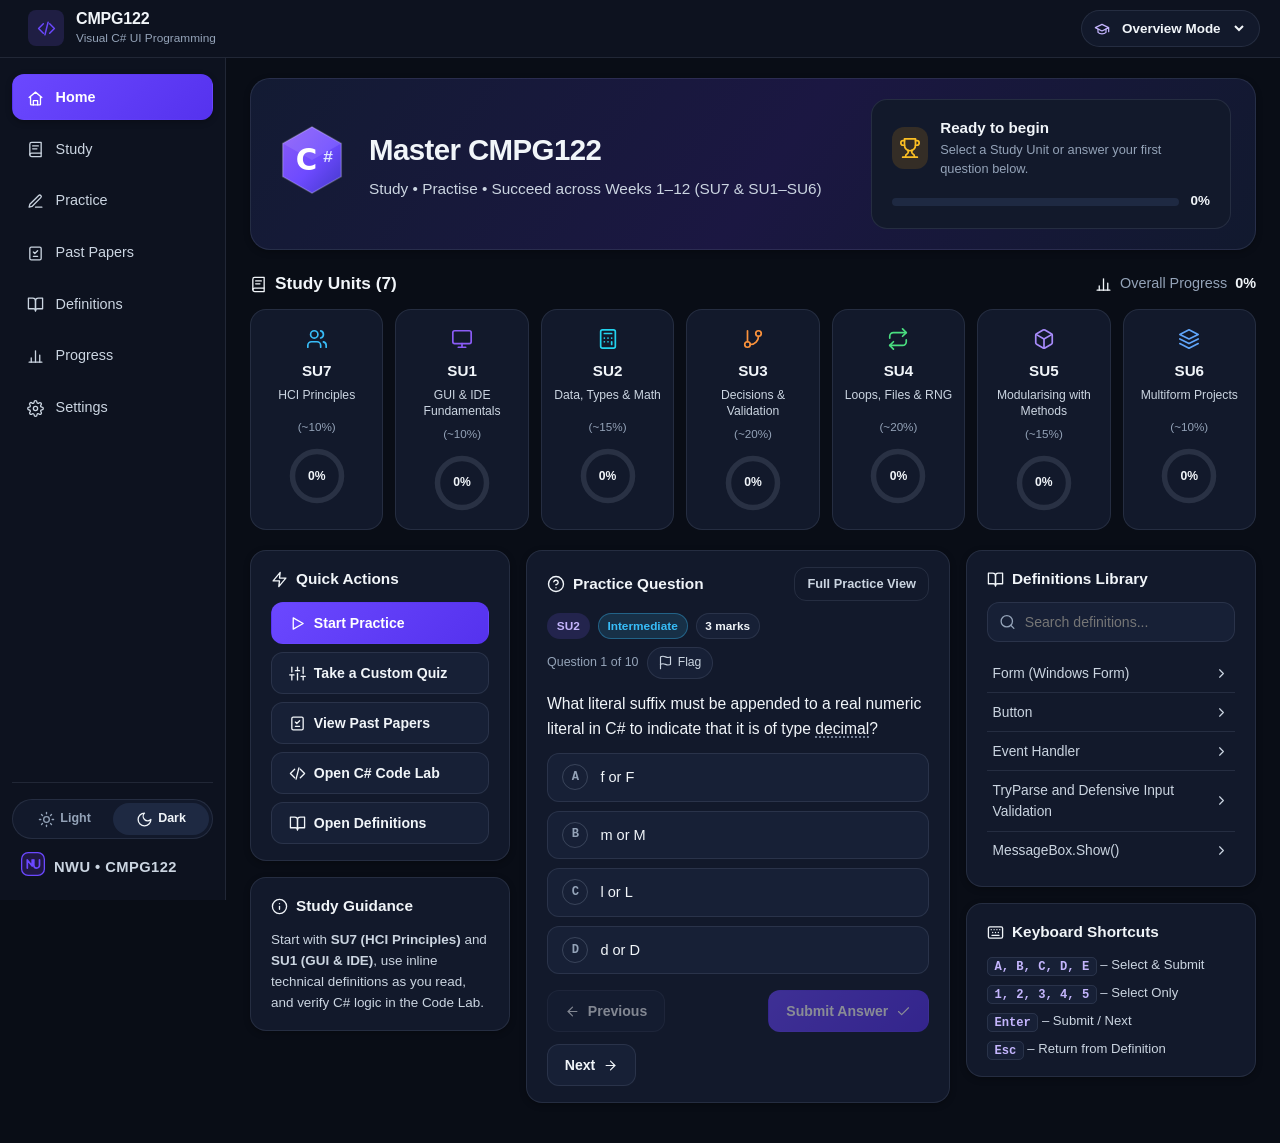
<file: index.html>
<!DOCTYPE html>
<html lang="en" data-theme="dark">
<head>
  <meta charset="UTF-8">
  <meta name="viewport" content="width=device-width, initial-scale=1.0">
  <meta name="description" content="CMPG122 Visual C# UI Programming — Study, Code Tracing, Definitions, and Examination Platform">
  <meta name="theme-color" content="#6d4aff">
  <title>CMPG122 — Visual C# UI Programming</title>
  <link rel="icon" type="image/svg+xml" href="data:image/svg+xml,%3Csvg xmlns='http://www.w3.org/2000/svg' viewBox='0 0 96 96'%3E%3Crect width='96' height='96' rx='22' fill='%236d4aff'/%3E%3Ctext x='42' y='63' text-anchor='middle' fill='%23fff' font-family='sans-serif' font-weight='800' font-size='42'%3EC%3C/text%3E%3Ctext x='72' y='50' text-anchor='middle' fill='%23e0e7ff' font-family='monospace' font-weight='800' font-size='24'%3E%23%3C/text%3E%3C/svg%3E">
  <link rel="manifest" href="manifest.json">
  <link rel="stylesheet" href="css/style.css">
</head>
<body>
  <a href="#mainWorkspace" class="skip-link">Skip to main content</a>

  <!-- Top Application Header -->
  <header class="topbar" role="banner">
    <div style="display:flex;align-items:center;gap:0.5rem;min-width:0;flex-shrink:1;">
      <button type="button" class="mobile-menu-btn" id="btnMobileMenu" aria-label="Toggle navigation menu" aria-expanded="false" aria-controls="appSidebar">
        <span id="mobileMenuIconSlot"></span>
      </button>
      <button type="button" class="topbar-brand" id="btnBrandHome" aria-label="Go to Home Dashboard">
        <span class="topbar-code-mark" id="topbarCodeIcon" aria-hidden="true"></span>
        <span class="topbar-title-group">
          <span class="topbar-title">CMPG122</span>
          <span class="topbar-subtitle">Visual C# UI Programming</span>
        </span>
      </button>
    </div>

    <div class="topbar-actions">
      <div class="mode-pill-select-wrap">
        <span id="topbarModeIcon" aria-hidden="true"></span>
        <label for="quickModeSelect" class="sr-only">Workspace Mode</label>
        <select id="quickModeSelect" class="mode-pill-select" aria-label="Workspace mode">
          <option value="home">Overview Mode</option>
          <option value="study">Study Mode</option>
          <option value="practice">Practice Mode</option>
          <option value="exams">Exam Mode</option>
          <option value="codelab">Code Lab Mode</option>
        </select>
      </div>
    </div>
  </header>

  <!-- Main Shell: Persistent Sidebar + Dynamic Workspace -->
  <div class="app-shell">
    <aside class="app-sidebar" id="appSidebar" aria-label="Primary navigation">
      <nav class="sidebar-nav" id="sidebarNav" aria-label="Application sections">
        <button type="button" class="sidebar-link active" data-route="home">
          <span class="nav-icon" data-icon="home"></span>
          <span>Home</span>
        </button>
        <button type="button" class="sidebar-link" data-route="study">
          <span class="nav-icon" data-icon="study"></span>
          <span>Study</span>
        </button>
        <button type="button" class="sidebar-link" data-route="practice">
          <span class="nav-icon" data-icon="practice"></span>
          <span>Practice</span>
        </button>
        <button type="button" class="sidebar-link" data-route="exams">
          <span class="nav-icon" data-icon="exams"></span>
          <span>Past Papers</span>
        </button>
        <button type="button" class="sidebar-link" data-route="definitions">
          <span class="nav-icon" data-icon="definitions"></span>
          <span>Definitions</span>
        </button>
        <button type="button" class="sidebar-link" data-route="progress">
          <span class="nav-icon" data-icon="progress"></span>
          <span>Progress</span>
          <span class="sidebar-badge" id="navReviewBadge" style="display:none;">0</span>
        </button>
        <button type="button" class="sidebar-link" data-route="settings">
          <span class="nav-icon" data-icon="settings"></span>
          <span>Settings</span>
        </button>
      </nav>

      <div class="sidebar-footer">
        <div class="theme-pill-switch" role="group" aria-label="Colour theme">
          <button type="button" class="theme-pill-btn" id="btnThemeLight" data-set-theme="light" aria-label="Switch to Light theme">
            <span class="nav-icon" data-icon="sun"></span>
            <span>Light</span>
          </button>
          <button type="button" class="theme-pill-btn active" id="btnThemeDark" data-set-theme="dark" aria-label="Switch to Dark theme">
            <span class="nav-icon" data-icon="moon"></span>
            <span>Dark</span>
          </button>
        </div>
        <div class="sidebar-institution">
          <span id="sidebarNwuMark"></span>
          <span>NWU • CMPG122</span>
        </div>
      </div>
    </aside>

    <main class="workspace-main" id="mainWorkspace" tabindex="-1">
      <h1 class="sr-only">CMPG122 Visual C# UI Programming Learning and Examination Platform</h1>

      <!-- 1. HOME DASHBOARD -->
      <section id="viewHome" class="view-section active" aria-labelledby="homeHeroHeading">
        <div class="dashboard-hero">
          <div class="hero-brand-cluster">
            <div id="heroCSharpShield"></div>
            <div>
              <h2 class="hero-heading" id="homeHeroHeading">Master CMPG122</h2>
              <p class="hero-tagline">Study • Practise • Succeed across Weeks 1–12 (SU7 &amp; SU1–SU6)</p>
            </div>
          </div>
          <div class="hero-momentum-card" id="heroMomentumCard"></div>
        </div>

        <div class="section-bar">
          <h2 class="section-heading">
            <span class="nav-icon" data-icon="study"></span>
            <span>Study Units (7)</span>
          </h2>
          <div style="display:flex;align-items:center;gap:0.5rem;font-size:0.9rem;">
            <span class="nav-icon" data-icon="progress"></span>
            <span style="color:var(--text-muted);">Overall Progress</span>
            <strong id="homeOverallPct">0%</strong>
          </div>
        </div>
        <div class="su-rings-grid" id="homeSuRingsGrid"></div>

        <div class="dashboard-lower-grid">
          <!-- Left Column: Quick Actions & Revision Focus -->
          <div class="dashboard-col-left">
            <div class="panel-card">
              <h3 class="panel-title">
                <span class="nav-icon" data-icon="zap"></span>
                <span>Quick Actions</span>
              </h3>
              <div class="quick-actions-stack">
                <button type="button" class="btn-primary btn-align-start" id="qaStartPractice">
                  <span class="nav-icon" data-icon="play"></span>
                  <span>Start Practice</span>
                </button>
                <button type="button" class="btn-secondary btn-align-start" id="qaCustomQuiz">
                  <span class="nav-icon" data-icon="sliders"></span>
                  <span>Take a Custom Quiz</span>
                </button>
                <button type="button" class="btn-secondary btn-align-start" id="qaPastPapers">
                  <span class="nav-icon" data-icon="exams"></span>
                  <span>View Past Papers</span>
                </button>
                <button type="button" class="btn-secondary btn-align-start" id="qaCodeLab">
                  <span class="nav-icon" data-icon="codelab"></span>
                  <span>Open C# Code Lab</span>
                </button>
                <button type="button" class="btn-secondary btn-align-start" id="qaDefinitions">
                  <span class="nav-icon" data-icon="definitions"></span>
                  <span>Open Definitions</span>
                </button>
              </div>
            </div>

            <div class="panel-card" id="homeRevisionFocusCard"></div>
          </div>

          <!-- Center Column: Interactive Practice Question -->
          <div class="dashboard-col-center">
            <div class="panel-card" id="homeQuickPracticeHost"></div>
          </div>

          <!-- Right Column: Quick Definitions Search & Keyboard Shortcuts Guide -->
          <div class="dashboard-col-right">
            <div class="panel-card">
              <h3 class="panel-title">
                <span class="nav-icon" data-icon="definitions"></span>
                <span>Definitions Library</span>
              </h3>
              <div class="search-input-wrap">
                <span class="nav-icon" data-icon="search"></span>
                <label for="homeDefSearchInput" class="sr-only">Search technical definitions</label>
                <input type="search" id="homeDefSearchInput" class="text-input" placeholder="Search definitions...">
              </div>
              <div class="quick-def-list" id="homeQuickDefsList"></div>
            </div>

            <div class="panel-card">
              <h3 class="panel-title">
                <span class="nav-icon" data-icon="keyboard"></span>
                <span>Keyboard Shortcuts</span>
              </h3>
              <div class="shortcut-list">
                <div><span class="kbd-tag">A, B, C, D, E</span> – Select &amp; Submit</div>
                <div><span class="kbd-tag">1, 2, 3, 4, 5</span> – Select Only</div>
                <div><span class="kbd-tag">Enter</span> – Submit / Next</div>
                <div><span class="kbd-tag">Esc</span> – Return from Definition</div>
              </div>
            </div>
          </div>
        </div>
      </section>

      <!-- 2. STUDY UNITS ENVIRONMENT -->
      <section id="viewStudy" class="view-section" aria-labelledby="studyViewHeading">
        <div class="section-bar">
          <h2 class="section-heading" id="studyViewHeading">
            <span class="nav-icon" data-icon="study"></span>
            <span>Study Units &amp; C# Reference Notes</span>
          </h2>
          <div style="display:flex;gap:0.5rem;flex-wrap:wrap;">
            <button type="button" class="btn-primary btn-sm" id="btnPractiseActiveUnit">
              <span class="nav-icon" data-icon="play"></span>
              <span>Practise This Study Unit</span>
            </button>
          </div>
        </div>
        <div class="unit-pills-bar" id="studyUnitSelectorBar" role="tablist" aria-label="Study Units"></div>
        <div id="studyUnitContentHost" role="tabpanel" aria-label="Selected Study Unit Material"></div>
      </section>

      <!-- 3. PRACTICE, CUSTOM QUIZ & C# CODE LAB -->
      <section id="viewPractice" class="view-section" aria-labelledby="practiceViewHeading">
        <div class="section-bar">
          <h2 class="section-heading" id="practiceViewHeading">
            <span class="nav-icon" data-icon="practice"></span>
            <span>Practice, Custom Quiz &amp; C# Code Lab</span>
          </h2>
          <div class="unit-pills-bar" style="margin-bottom:0;" id="practiceSubTabs">
            <button type="button" class="unit-pill-btn active" data-practice-sub="session">Unit &amp; Topic Practice</button>
            <button type="button" class="unit-pill-btn" data-practice-sub="custom">Custom Quiz Builder</button>
            <button type="button" class="unit-pill-btn" data-practice-sub="codelab">C# Code &amp; Tracing Lab</button>
          </div>
        </div>

        <!-- Practice Sub-View A: Active Practice / Custom Quiz Session -->
        <div id="practiceSubSession">
          <div class="panel-card" style="margin-bottom:1rem;">
            <div style="display:flex;gap:0.75rem;align-items:center;justify-content:space-between;flex-wrap:wrap;">
              <div style="display:flex;gap:0.6rem;align-items:center;flex-wrap:wrap;max-width:100%;min-width:0;">
                <label for="practiceUnitSelect" style="font-size:0.84rem;font-weight:600;">Study Unit:</label>
                <select id="practiceUnitSelect" class="select-input" style="flex:1 1 140px;max-width:100%;min-width:0;"></select>
                <label for="practiceTopicSelect" style="font-size:0.84rem;font-weight:600;">Topic:</label>
                <select id="practiceTopicSelect" class="select-input" style="flex:1 1 160px;max-width:100%;min-width:0;"></select>
                <label for="practiceFormatSelect" style="font-size:0.84rem;font-weight:600;">Format:</label>
                <select id="practiceFormatSelect" class="select-input" style="flex:1 1 150px;max-width:100%;min-width:0;">
                  <option value="all">All Formats (MCQ + C# Coding)</option>
                  <option value="mcq">Multiple-Choice Only</option>
                  <option value="coding">1:1 Direct Answer &amp; C# Coding Only</option>
                  <option value="short-answer">Written / Short Answer</option>
                  <option value="code-cloze">Code Cloze (Fill-in-Blank)</option>
                  <option value="code-snippet">Short C# Snippet</option>
                  <option value="code-full">Full C# Programming</option>
                </select>
                <button type="button" class="btn-secondary btn-sm" id="btnStartFilteredPractice">Load Set</button>
              </div>
              <div style="display:inline-flex;gap:0.4rem;" id="viewModeToggleGroup">
                <button type="button" class="btn-secondary btn-sm" id="btnViewCard" data-view-mode="card">Card View</button>
                <button type="button" class="btn-ghost btn-sm" id="btnViewContinuous" data-view-mode="continuous">Sheet View</button>
                <button type="button" class="btn-ghost btn-sm" id="btnShortcutHelpModal" title="Keyboard shortcuts">
                  <span class="nav-icon" data-icon="keyboard"></span>
                  <span>Shortcuts</span>
                </button>
              </div>
            </div>
          </div>
          <div id="singleCardArea"></div>
          <div id="practiceContinuousArea" style="display:none;"></div>
        </div>

        <!-- Practice Sub-View B: Custom Quiz / Examination Generator -->
        <div id="practiceSubCustom" style="display:none;">
          <div class="panel-card">
            <h3 class="panel-title">Custom Examination &amp; Quiz Generator</h3>
            <p style="color:var(--text-muted);font-size:0.88rem;margin-top:0;">
              Configure Study Units, topics, difficulty calibration, mark/question targets, timer, and curriculum mark weighting.
            </p>
            <div style="margin-bottom:1rem;">
              <div style="font-size:0.85rem;font-weight:700;margin-bottom:0.45rem;">1. Include Study Units</div>
              <div class="check-chip-group" id="customUnitsGroup"></div>
            </div>
            <div style="margin-bottom:1rem;">
              <div style="font-size:0.85rem;font-weight:700;margin-bottom:0.45rem;">2. Difficulty Levels</div>
              <div class="check-chip-group" id="customDiffGroup">
                <label class="check-chip"><input type="checkbox" value="Foundational" checked> Foundational</label>
                <label class="check-chip"><input type="checkbox" value="Intermediate" checked> Intermediate</label>
                <label class="check-chip"><input type="checkbox" value="Advanced" checked> Advanced</label>
              </div>
            </div>
            <div class="form-grid" style="margin-bottom:1rem;">
              <div>
                <label for="customTopicFilter" style="display:block;font-size:0.82rem;font-weight:600;margin-bottom:0.3rem;">Specific Topic (Optional)</label>
                <select id="customTopicFilter" class="select-input">
                  <option value="">All Topics in Selected Units</option>
                </select>
              </div>
              <div>
                <label for="customFormatFilter" style="display:block;font-size:0.82rem;font-weight:600;margin-bottom:0.3rem;">Question Format</label>
                <select id="customFormatFilter" class="select-input">
                  <option value="all" selected>All Formats (MCQ + C# Coding)</option>
                  <option value="mcq">Multiple-Choice Only</option>
                  <option value="coding">1:1 Direct Answer &amp; C# Coding Only</option>
                  <option value="short-answer">Written / Short Answer</option>
                  <option value="code-cloze">Code Cloze (Fill-in-Blank)</option>
                  <option value="code-snippet">Short C# Snippet</option>
                  <option value="code-full">Full C# Programming</option>
                </select>
              </div>
              <div>
                <label for="customQuestionCount" style="display:block;font-size:0.82rem;font-weight:600;margin-bottom:0.3rem;">Question Count</label>
                <input type="number" id="customQuestionCount" class="text-input" min="3" max="80" value="15">
              </div>
              <div>
                <label for="customTargetMarks" style="display:block;font-size:0.82rem;font-weight:600;margin-bottom:0.3rem;">Target Marks (0 = use count)</label>
                <input type="number" id="customTargetMarks" class="text-input" min="0" max="150" value="0">
              </div>
              <div>
                <label for="customTimeLimit" style="display:block;font-size:0.82rem;font-weight:600;margin-bottom:0.3rem;">Time Limit (Minutes, 0 = Untimed)</label>
                <input type="number" id="customTimeLimit" class="text-input" min="0" max="240" value="30">
              </div>
              <div>
                <label for="customDeliveryMode" style="display:block;font-size:0.82rem;font-weight:600;margin-bottom:0.3rem;">Delivery Format</label>
                <select id="customDeliveryMode" class="select-input">
                  <option value="quiz" selected>Interactive Quiz (Card + Shortcuts)</option>
                  <option value="exam">Exam Paper Sheet (Grade at End)</option>
                </select>
              </div>
            </div>
            <div class="check-chip-group" style="margin-bottom:1.25rem;">
              <label class="check-chip"><input type="checkbox" id="customWeightedCheck" checked> Use Exam Weighting Distribution</label>
              <label class="check-chip"><input type="checkbox" id="customRandomizeCheck" checked> Randomise Question Order</label>
              <label class="check-chip"><input type="checkbox" id="customExcludeMasteredCheck"> Exclude Mastered Questions</label>
            </div>
            <button type="button" class="btn-primary" id="btnGenerateCustomExam">
              <span class="nav-icon" data-icon="play"></span>
              <span>Generate &amp; Start Custom Assessment</span>
            </button>
          </div>
        </div>

        <!-- Practice Sub-View C: C# CodeGrade, Spot-The-Error & Code-Audit Studio -->
        <div id="practiceSubCodelab" style="display:none;">
          <div class="unit-pills-bar" id="codelabModeTabs">
            <button type="button" class="unit-pill-btn active" data-codelab-tab="sandbox">Event-Handler Sandbox (15)</button>
            <button type="button" class="unit-pill-btn" data-codelab-tab="spot">Spot &amp; Fix Challenges (24)</button>
            <button type="button" class="unit-pill-btn" data-codelab-tab="auditor">Multi-Bug Code Auditor (6)</button>
          </div>

          <div id="codelabSandboxPane">
            <div class="panel-card" style="margin-bottom:1rem;">
              <div style="display:flex;gap:0.75rem;align-items:center;justify-content:space-between;flex-wrap:wrap;margin-bottom:0.75rem;">
                <div style="display:flex;gap:0.6rem;align-items:center;flex-wrap:wrap;flex:1;min-width:0;max-width:100%;">
                  <label for="codeLabUnitSelect" style="font-weight:700;font-size:0.86rem;">Unit:</label>
                  <select id="codeLabUnitSelect" class="select-input" style="flex:0 1 170px;min-width:0;max-width:100%;">
                    <option value="ALL">All Study Units</option>
                    <option value="SU7">SU7 — HCI Principles</option>
                    <option value="SU1">SU1 — GUI &amp; IDE</option>
                    <option value="SU2">SU2 — Data, Types &amp; Math</option>
                    <option value="SU3">SU3 — Decisions &amp; Validation</option>
                    <option value="SU4">SU4 — Loops, Files &amp; Dialogs</option>
                    <option value="SU5">SU5 — Modularising with Methods</option>
                    <option value="SU6">SU6 — Multiform Projects</option>
                  </select>
                  <label for="codeScenarioSelect" style="font-weight:700;font-size:0.88rem;">Scenario:</label>
                  <select id="codeScenarioSelect" class="select-input" style="flex:1 1 240px;max-width:440px;min-width:0;"></select>
                </div>
                <div style="display:flex;gap:0.5rem;flex-wrap:wrap;">
                  <button type="button" class="btn-secondary btn-sm" id="btnCheckCodeLabSyntax">Check Syntax</button>
                  <button type="button" class="btn-secondary btn-sm" id="btnShowSolution">Load Model Solution</button>
                  <button type="button" class="btn-ghost btn-sm" id="btnResetScenarioCode">Reset Starter</button>
                </div>
              </div>
              <h3 id="scenarioTitle" style="margin:0 0 0.35rem;font-size:1.02rem;"></h3>
              <p id="scenarioDesc" style="margin:0 0 0.65rem;font-size:0.88rem;color:var(--text-secondary);"></p>
              <div id="scenarioControlsList" style="display:flex;gap:0.4rem;flex-wrap:wrap;"></div>
            </div>

            <div class="code-editor-surface" style="margin-bottom:1rem;">
              <div id="cgMethodHeader" class="code-sig-line">private void btnCalculate_Click(object sender, EventArgs e) {</div>
              <div class="code-editor-with-lines">
                <div class="line-numbers-gutter" id="codeLabLineNumbers" aria-hidden="true"><span>1</span><span>2</span><span>3</span><span>4</span><span>5</span><span>6</span></div>
                <label for="studentCodeInput" class="sr-only">C# Event Handler Code Editor</label>
                <textarea id="studentCodeInput" class="code-textarea" spellcheck="false" autocomplete="off" autocapitalize="off" placeholder="// Write C# event-handler statements here..."></textarea>
              </div>
              <div class="code-sig-line" style="display:flex;justify-content:space-between;align-items:center;flex-wrap:wrap;gap:0.5rem;">
                <span id="cgMethodFooter">}</span>
                <button type="button" class="btn-primary btn-sm" id="btnRunCodeGrade">
                  <span class="nav-icon" data-icon="play"></span>
                  <span>Run Diagnostics &amp; Virtual Tests</span>
                </button>
              </div>
            </div>
            <div id="codeGradeOutputHost"></div>
          </div>

          <div id="codelabSpotPane" style="display:none;"></div>
          <div id="auditStudioContainer" style="display:none;"></div>
        </div>
      </section>

      <!-- 4. EXAMINATION CENTRE & CONTINUOUS PAST PAPERS -->
      <section id="viewExams" class="view-section" aria-labelledby="examsViewHeading">
        <div id="examsLobbyPane">
          <div class="section-bar">
            <h2 class="section-heading" id="examsViewHeading">
              <span class="nav-icon" data-icon="exams"></span>
              <span>Examination Centre &amp; Past Papers</span>
            </h2>
          </div>

          <!-- Full Weighted Simulation + Targeted Modes -->
          <div class="cards-grid-3" style="margin-bottom:1.5rem;">
            <div class="panel-card">
              <h3 class="panel-title">Full Weighted Exam Simulation</h3>
              <p style="font-size:0.86rem;color:var(--text-secondary);margin-top:0;">
                100 Marks • 180 Minutes across all 7 Study Units calibrated strictly to verified curriculum mark allocations (SU7 10%, SU1 10%, SU2 15%, SU3 20%, SU4 20%, SU5 15%, SU6 10%).
              </p>
              <div style="display:flex;gap:0.5rem;flex-wrap:wrap;">
                <button type="button" class="btn-primary btn-sm" id="btnStartFullWeightedTimed">Start Timed (180m)</button>
                <button type="button" class="btn-secondary btn-sm" id="btnStartFullWeightedUntimed">Start Untimed</button>
              </div>
            </div>

            <div class="panel-card">
              <h3 class="panel-title">Custom Examination</h3>
              <p style="font-size:0.86rem;color:var(--text-secondary);margin-top:0;">
                Tailor a timed or untimed paper by Study Unit, specific topic, difficulty distribution, and target marks.
              </p>
              <button type="button" class="btn-secondary btn-sm" id="btnJumpCustomBuilder">Configure Custom Exam</button>
            </div>

            <div class="panel-card">
              <h3 class="panel-title">Incorrect-Question Retest</h3>
              <p style="font-size:0.86rem;color:var(--text-secondary);margin-top:0;">
                Generate a focused diagnostic session targeting previously missed questions and related topic concepts.
              </p>
              <button type="button" class="btn-secondary btn-sm" id="btnStartIncorrectExam">Start Diagnostic Review</button>
            </div>
          </div>

          <div class="section-bar">
            <h3 class="section-heading">Past Examination Paper Simulations (Continuous Single-Sheet)</h3>
          </div>
          <div class="cards-grid-3" id="examsList"></div>
        </div>

        <!-- Active Examination / Continuous Paper Workspace -->
        <div id="activeExamWorkspace" style="display:none;">
          <div class="panel-card" id="examNavigatorBar" style="margin-bottom:1rem;">
            <div style="display:flex;align-items:center;justify-content:space-between;gap:0.75rem;flex-wrap:wrap;">
              <div>
                <h2 id="activeExamTitle" style="margin:0;font-size:1.04rem;"></h2>
                <div id="examNavigatorSummary" style="font-size:0.82rem;color:var(--text-muted);"></div>
              </div>
              <div style="display:flex;align-items:center;gap:0.5rem;flex-wrap:wrap;">
                <div class="timer-badge" id="examTimerBadge" aria-live="off">03:00:00</div>
                <button type="button" class="btn-ghost btn-sm" id="btnPauseResumeTimer">Pause</button>
                <button type="button" class="btn-secondary btn-sm" id="btnToggleScenarioDrawer">Reference Sheet</button>
                <button type="button" class="btn-secondary btn-sm mobile-palette-fab" id="btnToggleMobilePalette">Palette</button>
                <button type="button" class="btn-ghost btn-sm" id="btnExitExamToLobby">Back to Centre</button>
              </div>
            </div>
          </div>

          <div class="exam-workspace-shell">
            <div id="continuousPaperArea"></div>

            <aside class="exam-sticky-sidebar" id="examPaletteSidebar" aria-label="Question navigation palette">
              <div style="display:flex;justify-content:space-between;align-items:center;">
                <strong style="font-size:0.9rem;">Question Palette</strong>
                <button type="button" class="btn-ghost btn-sm mobile-palette-fab" id="btnCloseMobilePalette">Close</button>
              </div>
              <div class="palette-grid" id="examQuestionPalette"></div>
              <div style="display:flex;flex-direction:column;gap:0.5rem;margin-top:0.75rem;">
                <button type="button" class="btn-secondary btn-sm" id="btnJumpNextUnanswered">Next Unanswered</button>
                <button type="button" class="btn-primary" id="btnOpenSubmitExamModal">Submit Examination</button>
              </div>
            </aside>
          </div>
        </div>
      </section>

      <!-- 5. DEFINITIONS LIBRARY -->
      <section id="viewDefinitions" class="view-section" aria-labelledby="defsViewHeading">
        <div id="defReturnBannerHost"></div>
        <div class="section-bar">
          <h2 class="section-heading" id="defsViewHeading">
            <span class="nav-icon" data-icon="definitions"></span>
            <span>Technical Definitions Library</span>
          </h2>
          <span id="defsCountLabel" style="font-size:0.84rem;color:var(--text-muted);"></span>
        </div>

        <div class="panel-card" style="margin-bottom:1rem;">
          <div class="form-grid">
            <div class="search-input-wrap">
              <span class="nav-icon" data-icon="search"></span>
              <label for="defsMainSearch" class="sr-only">Search definitions</label>
              <input type="search" id="defsMainSearch" class="text-input" placeholder="Search C# syntax, controls, debugging, or HCI terms...">
            </div>
            <div>
              <label for="defsUnitFilter" class="sr-only">Filter by Study Unit</label>
              <select id="defsUnitFilter" class="select-input">
                <option value="ALL">All Study Units (SU7, SU1–SU6)</option>
                <option value="SU7">SU7 — HCI Principles</option>
                <option value="SU1">SU1 — GUI &amp; IDE</option>
                <option value="SU2">SU2 — Data, Types &amp; Math</option>
                <option value="SU3">SU3 — Decisions &amp; Validation</option>
                <option value="SU4">SU4 — Loops, Files &amp; Dialogs</option>
                <option value="SU5">SU5 — Modularising with Methods</option>
                <option value="SU6">SU6 — Multiform Projects</option>
              </select>
            </div>
            <div>
              <label for="defsCategoryFilter" class="sr-only">Filter by Category</label>
              <select id="defsCategoryFilter" class="select-input">
                <option value="ALL">All Categories</option>
              </select>
            </div>
          </div>
        </div>
        <div class="cards-grid-2" id="defsCardsHost"></div>
      </section>

      <!-- 6. PERFORMANCE ANALYTICS & QUESTION REVIEW -->
      <section id="viewProgress" class="view-section" aria-labelledby="progressViewHeading">
        <div class="section-bar">
          <h2 class="section-heading" id="progressViewHeading">
            <span class="nav-icon" data-icon="progress"></span>
            <span>Performance Analytics &amp; Question Review</span>
          </h2>
        </div>
        <div id="analyticsHost"></div>
      </section>

      <!-- 7. SETTINGS -->
      <section id="viewSettings" class="view-section" aria-labelledby="settingsViewHeading">
        <div class="section-bar">
          <h2 class="section-heading" id="settingsViewHeading">
            <span class="nav-icon" data-icon="settings"></span>
            <span>Settings, Accessibility &amp; Data Backup</span>
          </h2>
        </div>
        <div id="settingsHost"></div>
      </section>
    </main>
  </div>

  <!-- Slide-out Scenario Reference Drawer (Past Papers) -->
  <aside class="slide-drawer" id="scenarioDrawer" aria-label="Examination reference tables" aria-hidden="true">
    <div style="display:flex;justify-content:space-between;align-items:center;margin-bottom:1rem;">
      <h3 style="margin:0;font-size:1rem;">Scenario &amp; Control Reference</h3>
      <button type="button" class="btn-ghost btn-sm" id="btnCloseScenarioDrawer">Close</button>
    </div>
    <div id="scenarioDrawerBody"></div>
  </aside>

  <!-- Accessible Confirmation & Shortcut Modal -->
  <div class="modal-backdrop" id="appModalBackdrop" role="dialog" aria-modal="true" aria-hidden="true" aria-labelledby="appModalTitle">
    <div class="modal-dialog" tabindex="-1">
      <div style="display:flex;justify-content:space-between;align-items:center;gap:0.5rem;margin-bottom:0.75rem;">
        <h3 id="appModalTitle" style="margin:0;font-size:1.05rem;">Confirmation</h3>
        <button type="button" class="btn-ghost btn-sm" id="btnCloseAppModal" aria-label="Close dialog">Close</button>
      </div>
      <div id="appModalBody" style="font-size:0.9rem;color:var(--text-secondary);"></div>
      <div id="appModalActions" style="display:flex;justify-content:flex-end;gap:0.6rem;margin-top:1.25rem;flex-wrap:wrap;"></div>
    </div>
  </div>

  <!-- Toast Notification Live Region -->
  <div class="toast-region" id="toastRegion" role="status" aria-live="polite"></div>

  <!-- Touch-Friendly Mobile Bottom Navigation -->
  <nav class="mobile-bottom-nav" id="mobileBottomNav" aria-label="Mobile navigation">
    <button type="button" class="bottom-nav-btn active" data-route="home">
      <span class="nav-icon" data-icon="home"></span>
      <span>Home</span>
    </button>
    <button type="button" class="bottom-nav-btn" data-route="study">
      <span class="nav-icon" data-icon="study"></span>
      <span>Study</span>
    </button>
    <button type="button" class="bottom-nav-btn" data-route="practice">
      <span class="nav-icon" data-icon="practice"></span>
      <span>Practice</span>
    </button>
    <button type="button" class="bottom-nav-btn" data-route="exams">
      <span class="nav-icon" data-icon="exams"></span>
      <span>Exams</span>
    </button>
    <button type="button" class="bottom-nav-btn" data-route="definitions">
      <span class="nav-icon" data-icon="definitions"></span>
      <span>Glossary</span>
    </button>
  </nav>

  <!-- Modular Application Scripts (100% Local & Offline) -->
  <script src="js/data/definitions_data.js"></script>
  <script src="js/data/curriculum.js"></script>
  <script src="js/data/questions_bank.js"></script>
  <script src="js/data/code_labs_data.js"></script>
  <script src="js/data.js"></script>
  <script src="js/csharp_engine.js"></script>
  <script src="js/modules/icons_and_diagrams.js"></script>
  <script src="js/modules/persistence.js"></script>
  <script src="js/modules/analytics.js"></script>
  <script src="js/modules/definitions_engine.js"></script>
  <script src="js/modules/exam_engine.js"></script>
  <script src="js/modules/keyboard_shortcuts.js"></script>
  <script src="js/modules/question_renderer.js"></script>
  <script src="js/app.js"></script>
  <script src="js/telemetry.js"></script>
</body>
</html>
</file>
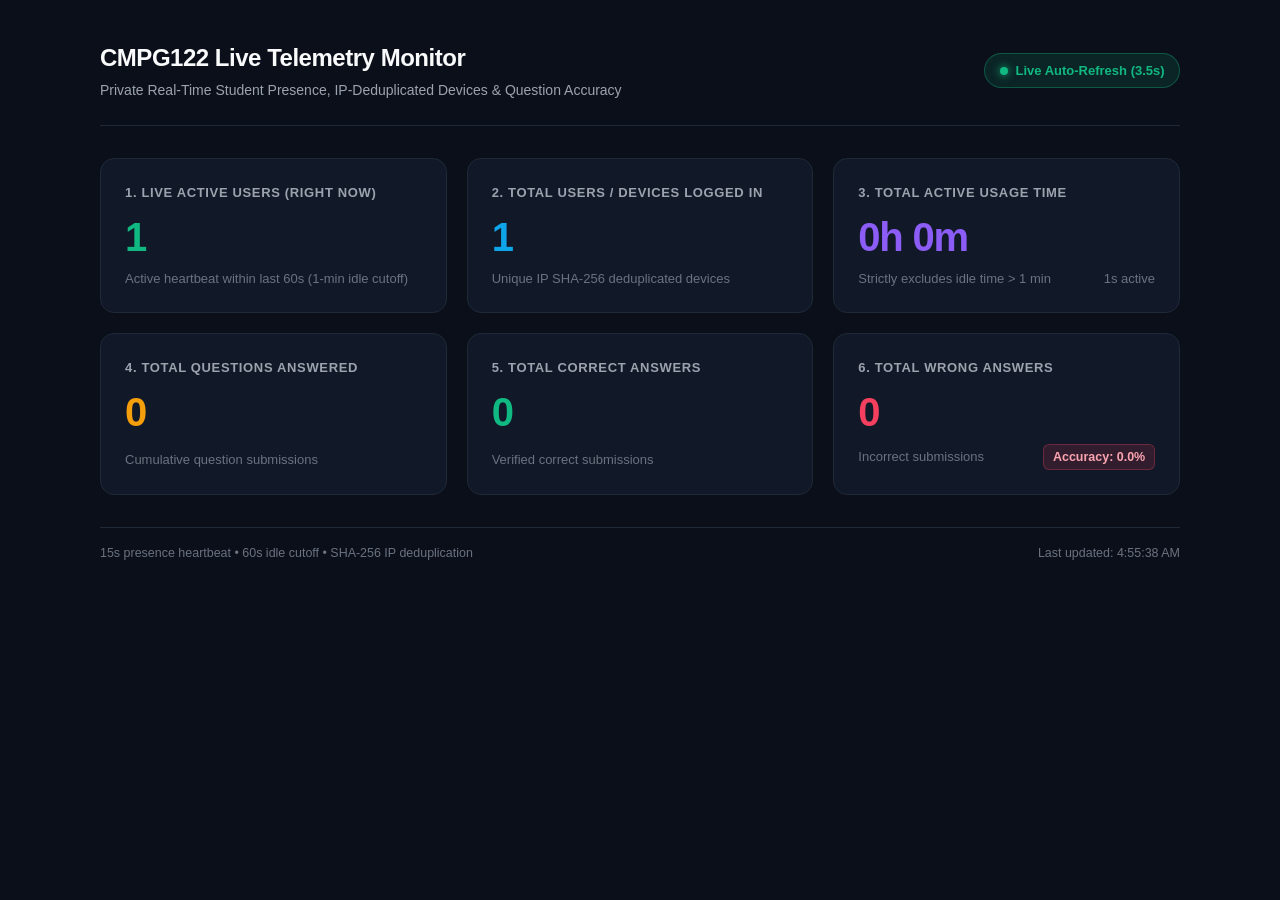
<file: admin.html>
<!DOCTYPE html>
<html lang="en">
<head>
  <meta charset="UTF-8">
  <meta name="viewport" content="width=device-width, initial-scale=1.0">
  <meta name="robots" content="noindex, nofollow">
  <title>CMPG122 — Private Admin Telemetry Dashboard</title>
  <style>
    :root {
      --bg-primary: #0b0f19;
      --bg-card: #111827;
      --bg-card-hover: #162033;
      --border-subtle: #1f2937;
      --text-primary: #f9fafb;
      --text-secondary: #9ca3af;
      --text-muted: #6b7280;
      --accent-purple: #8b5cf6;
      --accent-emerald: #10b981;
      --accent-sky: #0ea5e9;
      --accent-amber: #f59e0b;
      --accent-rose: #f43f5e;
    }

    * {
      box-sizing: border-box;
      margin: 0;
      padding: 0;
    }

    body {
      font-family: 'Inter', -apple-system, BlinkMacSystemFont, 'Segoe UI', Roboto, sans-serif;
      background-color: var(--bg-primary);
      color: var(--text-primary);
      min-height: 100vh;
      padding: 2.5rem 1.5rem;
      line-height: 1.5;
    }

    .dashboard-shell {
      max-width: 1080px;
      margin: 0 auto;
    }

    .dashboard-header {
      display: flex;
      flex-wrap: wrap;
      justify-content: space-between;
      align-items: center;
      gap: 1rem;
      padding-bottom: 1.5rem;
      margin-bottom: 2rem;
      border-bottom: 1px solid var(--border-subtle);
    }

    .header-title-group h1 {
      font-size: 1.5rem;
      font-weight: 700;
      letter-spacing: -0.02em;
      color: var(--text-primary);
    }

    .header-title-group p {
      font-size: 0.875rem;
      color: var(--text-secondary);
      margin-top: 0.25rem;
    }

    .live-pill {
      display: inline-flex;
      align-items: center;
      gap: 0.5rem;
      padding: 0.45rem 0.9rem;
      border-radius: 9999px;
      background: rgba(16, 185, 129, 0.12);
      border: 1px solid rgba(16, 185, 129, 0.35);
      color: var(--accent-emerald);
      font-size: 0.8125rem;
      font-weight: 600;
    }

    .live-dot {
      width: 8px;
      height: 8px;
      border-radius: 50%;
      background-color: var(--accent-emerald);
      box-shadow: 0 0 8px var(--accent-emerald);
      animation: pulse 2s infinite;
    }

    @keyframes pulse {
      0%, 100% { opacity: 1; transform: scale(1); }
      50% { opacity: 0.45; transform: scale(0.92); }
    }

    .metrics-grid {
      display: grid;
      grid-template-columns: repeat(auto-fit, minmax(300px, 1fr));
      gap: 1.25rem;
    }

    .metric-card {
      background: var(--bg-card);
      border: 1px solid var(--border-subtle);
      border-radius: 14px;
      padding: 1.5rem;
      transition: background-color 0.2s ease, border-color 0.2s ease;
      display: flex;
      flex-direction: column;
      justify-content: space-between;
    }

    .metric-card:hover {
      background: var(--bg-card-hover);
      border-color: #374151;
    }

    .metric-label {
      font-size: 0.8125rem;
      font-weight: 600;
      text-transform: uppercase;
      letter-spacing: 0.05em;
      color: var(--text-secondary);
      margin-bottom: 0.75rem;
    }

    .metric-value {
      font-size: 2.5rem;
      font-weight: 800;
      letter-spacing: -0.03em;
      line-height: 1.1;
      margin-bottom: 0.65rem;
      font-variant-numeric: tabular-nums;
    }

    .metric-sub {
      font-size: 0.8125rem;
      color: var(--text-muted);
      display: flex;
      align-items: center;
      justify-content: space-between;
      gap: 0.5rem;
    }

    .val-active { color: var(--accent-emerald); }
    .val-devices { color: var(--accent-sky); }
    .val-time { color: var(--accent-purple); }
    .val-answered { color: var(--accent-amber); }
    .val-correct { color: var(--accent-emerald); }
    .val-wrong { color: var(--accent-rose); }

    .accuracy-badge {
      display: inline-flex;
      align-items: center;
      padding: 0.15rem 0.55rem;
      border-radius: 6px;
      background: rgba(244, 63, 94, 0.14);
      border: 1px solid rgba(244, 63, 94, 0.3);
      color: #fda4af;
      font-weight: 600;
      font-size: 0.78rem;
    }

    .dashboard-footer {
      margin-top: 2rem;
      padding-top: 1rem;
      border-top: 1px solid var(--border-subtle);
      display: flex;
      justify-content: space-between;
      align-items: center;
      flex-wrap: wrap;
      gap: 0.75rem;
      font-size: 0.78rem;
      color: var(--text-muted);
    }
  </style>
</head>
<body>
  <div class="dashboard-shell">
    <header class="dashboard-header">
      <div class="header-title-group">
        <h1>CMPG122 Live Telemetry Monitor</h1>
        <p>Private Real-Time Student Presence, IP-Deduplicated Devices &amp; Question Accuracy</p>
      </div>
      <div class="live-pill" id="liveStatusPill">
        <span class="live-dot"></span>
        <span id="livePollText">Live Auto-Refresh (3.5s)</span>
      </div>
    </header>

    <main class="metrics-grid" aria-label="Core Live Telemetry Metrics">
      <!-- 1. Live Active Users -->
      <section class="metric-card" id="cardActiveUsers">
        <div>
          <div class="metric-label">1. Live Active Users (Right Now)</div>
          <div class="metric-value val-active" id="metricActiveUsers">0</div>
        </div>
        <div class="metric-sub">
          <span>Active heartbeat within last 60s (1-min idle cutoff)</span>
        </div>
      </section>

      <!-- 2. Total Users / Devices Logged In -->
      <section class="metric-card" id="cardTotalDevices">
        <div>
          <div class="metric-label">2. Total Users / Devices Logged In</div>
          <div class="metric-value val-devices" id="metricTotalDevices">0</div>
        </div>
        <div class="metric-sub">
          <span>Unique IP SHA-256 deduplicated devices</span>
        </div>
      </section>

      <!-- 3. Total Active Usage Time -->
      <section class="metric-card" id="cardActiveTime">
        <div>
          <div class="metric-label">3. Total Active Usage Time</div>
          <div class="metric-value val-time" id="metricActiveTime">0h 0m</div>
        </div>
        <div class="metric-sub">
          <span>Strictly excludes idle time &gt; 1 min</span>
          <span id="metricActiveSecondsSub">0s active</span>
        </div>
      </section>

      <!-- 4. Total Questions Answered -->
      <section class="metric-card" id="cardQuestionsAnswered">
        <div>
          <div class="metric-label">4. Total Questions Answered</div>
          <div class="metric-value val-answered" id="metricQuestionsAnswered">0</div>
        </div>
        <div class="metric-sub">
          <span>Cumulative question submissions</span>
        </div>
      </section>

      <!-- 5. Total Correct Answers -->
      <section class="metric-card" id="cardCorrectAnswers">
        <div>
          <div class="metric-label">5. Total Correct Answers</div>
          <div class="metric-value val-correct" id="metricCorrectAnswers">0</div>
        </div>
        <div class="metric-sub">
          <span>Verified correct submissions</span>
        </div>
      </section>

      <!-- 6. Total Wrong Answers (& Overall Accuracy %) -->
      <section class="metric-card" id="cardWrongAnswers">
        <div>
          <div class="metric-label">6. Total Wrong Answers</div>
          <div class="metric-value val-wrong" id="metricWrongAnswers">0</div>
        </div>
        <div class="metric-sub">
          <span>Incorrect submissions</span>
          <span class="accuracy-badge" id="metricAccuracyBadge">Accuracy: 0.0%</span>
        </div>
      </section>
    </main>

    <footer class="dashboard-footer">
      <span>15s presence heartbeat &bull; 60s idle cutoff &bull; SHA-256 IP deduplication</span>
      <span id="lastUpdatedStamp">Last updated: --</span>
    </footer>
  </div>

  <script>
    // Ensure opening the admin dashboard never registers as a student session
    window.CMPG122_DISABLE_STUDENT_TRACKER = true;
  </script>
  <script src="js/telemetry.js"></script>
  <script>
    (function () {
      'use strict';

      const POLL_INTERVAL_MS = 3500; // 3.5 seconds live auto-refresh (within 3-5s requirement)
      const ACTIVE_WINDOW_MS = 60000; // 60 seconds heartbeat window
      const LEDGER_KEY = 'cmpg122_telemetry_ledger_v2';
      const CLOUD_STREAM_URL = 'https://ntfy.sh/nwu_cmpg122_roslyn_telemetry_v2/json?poll=1&since=all';

      const cloudDevices = new Map();

      function mergeRecord(targetMap, hash, incoming) {
        if (!hash || typeof hash !== 'string') return;
        const existing = targetMap.get(hash) || {
          deviceHash: hash,
          firstSeen: incoming.firstSeen || incoming.ts || Date.now(),
          lastSeen: 0,
          lastHeartbeat: 0,
          activeSeconds: 0,
          answered: 0,
          correct: 0,
          wrong: 0
        };

        const inTs = Number(incoming.lastSeen || incoming.ts || 0);
        const hasExplicitHb = incoming.lastHeartbeat !== undefined || incoming.hb !== undefined;
        const inHb = Number(incoming.lastHeartbeat !== undefined ? incoming.lastHeartbeat : (incoming.hb !== undefined ? incoming.hb : inTs));
        if (inTs >= existing.lastSeen) {
          existing.lastSeen = inTs;
          if (incoming.leave || (hasExplicitHb && inHb === 0)) {
            existing.lastHeartbeat = 0;
          } else {
            existing.lastHeartbeat = Math.max(existing.lastHeartbeat, inHb);
          }
        }

        existing.activeSeconds = Math.max(existing.activeSeconds, Number(incoming.activeSeconds !== undefined ? incoming.activeSeconds : incoming.sec) || 0);
        existing.answered = Math.max(existing.answered, Number(incoming.answered !== undefined ? incoming.answered : incoming.ans) || 0);
        existing.correct = Math.max(existing.correct, Number(incoming.correct !== undefined ? incoming.correct : incoming.cor) || 0);
        existing.wrong = Math.max(existing.wrong, Number(incoming.wrong !== undefined ? incoming.wrong : incoming.wrg) || 0);

        targetMap.set(hash, existing);
      }

      function readLocalDevices() {
        const map = new Map();
        try {
          const raw = localStorage.getItem(LEDGER_KEY);
          if (!raw) return map;
          const parsed = JSON.parse(raw);
          const devices = (parsed && parsed.devices && typeof parsed.devices === 'object') ? parsed.devices : {};
          const keys = Object.keys(devices);
          for (let i = 0; i < keys.length; i++) {
            const k = keys[i];
            const d = devices[k];
            if (d && typeof d === 'object') {
              mergeRecord(map, k, d);
            }
          }
        } catch (_e) {}
        return map;
      }

      async function pollCloudRelay() {
        if (typeof fetch !== 'function') return;
        if (typeof navigator !== 'undefined' && navigator.onLine === false) return;
        if (typeof location !== 'undefined' && location.protocol === 'file:') return;
        try {
          const ctrl = typeof AbortController !== 'undefined' ? new AbortController() : null;
          const timer = ctrl ? setTimeout(function () { ctrl.abort(); }, 2800) : null;
          const res = await fetch(CLOUD_STREAM_URL, {
            cache: 'no-store',
            signal: ctrl ? ctrl.signal : undefined
          });
          if (timer) clearTimeout(timer);
          if (!res || !res.ok) return;
          const text = await res.text();
          const lines = text.split('\n');
          for (let i = 0; i < lines.length; i++) {
            const line = lines[i].trim();
            if (!line) continue;
            try {
              const env = JSON.parse(line);
              if (env && env.event === 'message' && typeof env.message === 'string') {
                const pkt = JSON.parse(env.message);
                if (pkt && pkt.d) {
                  mergeRecord(cloudDevices, pkt.d, {
                    ts: pkt.ts || (env.time ? env.time * 1000 : Date.now()),
                    hb: pkt.t === 'leave' ? 0 : (pkt.hb || pkt.ts || (env.time ? env.time * 1000 : 0)),
                    leave: pkt.t === 'leave',
                    sec: pkt.sec || 0,
                    ans: pkt.ans || 0,
                    cor: pkt.cor || 0,
                    wrg: pkt.wrg || 0
                  });
                }
              }
            } catch (_inner) {}
          }
        } catch (_e) {}
      }

      function formatHoursMinutes(totalSeconds) {
        const sec = Math.max(0, Math.floor(Number(totalSeconds) || 0));
        const hours = Math.floor(sec / 3600);
        const minutes = Math.floor((sec % 3600) / 60);
        return hours + 'h ' + minutes + 'm';
      }

      function renderMetrics() {
        const combined = new Map();

        cloudDevices.forEach(function (val, key) {
          mergeRecord(combined, key, val);
        });

        const localMap = readLocalDevices();
        localMap.forEach(function (val, key) {
          mergeRecord(combined, key, val);
        });

        const now = Date.now();
        let activeNow = 0;
        let totalDevices = combined.size;
        let totalActiveSeconds = 0;
        let totalAnswered = 0;
        let totalCorrect = 0;
        let totalWrong = 0;

        combined.forEach(function (d) {
          if (d.lastHeartbeat && (now - d.lastHeartbeat) <= ACTIVE_WINDOW_MS) {
            activeNow += 1;
          }
          totalActiveSeconds += Number(d.activeSeconds) || 0;
          totalAnswered += Number(d.answered) || 0;
          totalCorrect += Number(d.correct) || 0;
          totalWrong += Number(d.wrong) || 0;
        });

        if (totalAnswered < (totalCorrect + totalWrong)) {
          totalAnswered = totalCorrect + totalWrong;
        }

        const accuracy = totalAnswered > 0
          ? ((totalCorrect / totalAnswered) * 100).toFixed(1)
          : '0.0';

        document.getElementById('metricActiveUsers').textContent = activeNow.toLocaleString();
        document.getElementById('metricTotalDevices').textContent = totalDevices.toLocaleString();
        document.getElementById('metricActiveTime').textContent = formatHoursMinutes(totalActiveSeconds);
        document.getElementById('metricActiveSecondsSub').textContent = totalActiveSeconds.toLocaleString() + 's active';
        document.getElementById('metricQuestionsAnswered').textContent = totalAnswered.toLocaleString();
        document.getElementById('metricCorrectAnswers').textContent = totalCorrect.toLocaleString();
        document.getElementById('metricWrongAnswers').textContent = totalWrong.toLocaleString();
        document.getElementById('metricAccuracyBadge').textContent = 'Accuracy: ' + accuracy + '%';

        const stamp = new Date().toLocaleTimeString();
        document.getElementById('lastUpdatedStamp').textContent = 'Last updated: ' + stamp;
      }

      async function refreshCycle() {
        renderMetrics();
        await pollCloudRelay();
        renderMetrics();
      }

      window.addEventListener('storage', function (ev) {
        if (!ev || !ev.key || ev.key === LEDGER_KEY) {
          renderMetrics();
        }
      });

      try {
        if (typeof BroadcastChannel !== 'undefined') {
          const ch = new BroadcastChannel('cmpg122_telemetry_channel_v2');
          ch.onmessage = function () {
            renderMetrics();
          };
        }
      } catch (_e) {}

      refreshCycle();
      setInterval(refreshCycle, POLL_INTERVAL_MS);
    })();
  </script>
</body>
</html>
</file>
<file: css/style.css>
/* ==========================================================================
   NWU CMPG122 — Visual C# UI Programming Platform Design System
   Centralised Token System • Dark & Light Themes • 320px–1920px+ Responsive
   WCAG 2.2 AA Contrast & Focus • Reduced-Motion Ready • Zero Arbitrary Hexes
   ========================================================================== */

:root,
[data-theme="dark"] {
  /* Brand & Accent Tokens (WCAG 2.2 AA >= 4.5:1 against #ffffff & surface-1) */
  --accent-primary: #6b48ff;
  --accent-primary-strong: #5532ee;
  --accent-primary-hover: #5e3bf5;
  --accent-primary-soft: rgba(124, 92, 255, 0.16);
  --accent-secondary: #38bdf8;
  --accent-tertiary: #c4b5fd;

  /* Background & Surface Hierarchy */
  --bg-app: #090d16;
  --bg-shell: #0d121f;
  --surface-1: #12192b;
  --surface-2: #172036;
  --surface-3: #1e2942;
  --surface-hover: #24314f;
  --surface-code: #0b101d;
  --ring-track: rgba(148, 163, 184, 0.18);

  /* Borders */
  --border-subtle: rgba(148, 163, 184, 0.15);
  --border-strong: rgba(148, 163, 184, 0.28);
  --border-focus: #8b6eff;

  /* Typography Colours (WCAG AA >= 4.5:1 against surface-1/bg-app) */
  --text-primary: #f1f5f9;
  --text-secondary: #cbd5e1;
  --text-muted: #94a3b8;
  --text-on-accent: #ffffff;

  /* Semantic Status Tokens */
  --status-success-bg: rgba(34, 197, 94, 0.14);
  --status-success-text: #4ade80;
  --status-success-border: rgba(74, 222, 128, 0.38);

  --status-warning-bg: rgba(245, 158, 11, 0.15);
  --status-warning-text: #fbbf24;
  --status-warning-border: rgba(251, 191, 36, 0.38);

  --status-error-bg: rgba(239, 68, 68, 0.15);
  --status-error-text: #f87171;
  --status-error-border: rgba(248, 113, 113, 0.40);

  --status-info-bg: rgba(56, 189, 248, 0.14);
  --status-info-text: #38bdf8;
  --status-info-border: rgba(56, 189, 248, 0.36);

  /* Syntax Highlighting (VS Code Dark Modern) */
  --syn-kw: #c084fc;
  --syn-type: #38bdf8;
  --syn-str: #fca5a5;
  --syn-num: #86efac;
  --syn-cmt: #7aa27f;
  --syn-fn: #fde047;
  --syn-ctrl: #93c5fd;

  /* Shadows */
  --shadow-sm: 0 2px 6px rgba(0, 0, 0, 0.28);
  --shadow-md: 0 8px 24px rgba(0, 0, 0, 0.38);
  --shadow-lg: 0 18px 42px rgba(0, 0, 0, 0.52);

  /* Hero Gradient */
  --hero-bg: linear-gradient(125deg, #131b33 0%, #1b1742 52%, #11192e 100%);
}

[data-theme="light"] {
  --accent-primary: #5b3df5;
  --accent-primary-strong: #4f32e0;
  --accent-primary-hover: #4327c7;
  --accent-primary-soft: rgba(91, 61, 245, 0.11);
  --accent-secondary: #0284c7;
  --accent-tertiary: #5b21b6;

  --bg-app: #f1f5f9;
  --bg-shell: #f8fafc;
  --surface-1: #ffffff;
  --surface-2: #f8fafc;
  --surface-3: #eef2f7;
  --surface-hover: #e2e8f0;
  --surface-code: #f8fafc;
  --ring-track: rgba(15, 23, 42, 0.12);

  --border-subtle: rgba(15, 23, 42, 0.11);
  --border-strong: rgba(15, 23, 42, 0.22);
  --border-focus: #5b3df5;

  --text-primary: #0f172a;
  --text-secondary: #334155;
  --text-muted: #475569;
  --text-on-accent: #ffffff;

  --status-success-bg: rgba(22, 163, 74, 0.10);
  --status-success-text: #15803d;
  --status-success-border: rgba(22, 163, 74, 0.34);

  --status-warning-bg: rgba(217, 119, 6, 0.11);
  --status-warning-text: #b45309;
  --status-warning-border: rgba(217, 119, 6, 0.34);

  --status-error-bg: rgba(220, 38, 38, 0.10);
  --status-error-text: #b91c1c;
  --status-error-border: rgba(220, 38, 38, 0.34);

  --status-info-bg: rgba(2, 132, 199, 0.10);
  --status-info-text: #0369a1;
  --status-info-border: rgba(2, 132, 199, 0.34);

  /* Syntax Highlighting (VS Code Light Modern) */
  --syn-kw: #7c3aed;
  --syn-type: #0369a1;
  --syn-str: #b91c1c;
  --syn-num: #15803d;
  --syn-cmt: #3f6212;
  --syn-fn: #854d0e;
  --syn-ctrl: #1d4ed8;

  --shadow-sm: 0 1px 4px rgba(15, 23, 42, 0.06);
  --shadow-md: 0 6px 18px rgba(15, 23, 42, 0.09);
  --shadow-lg: 0 16px 36px rgba(15, 23, 42, 0.16);

  --hero-bg: linear-gradient(125deg, #eef2ff 0%, #e0e7ff 55%, #f1f5f9 100%);
}

/* Structural, Typography, Spacing, Radius, Z-Index & Motion Tokens */
:root {
  --font-sans: Inter, -apple-system, BlinkMacSystemFont, "Segoe UI", Roboto, sans-serif;
  --font-mono: "Cascadia Code", "JetBrains Mono", Consolas, "Courier New", monospace;
  --ui-font-scale: 100%;

  --fw-regular: 400;
  --fw-medium: 500;
  --fw-semibold: 600;
  --fw-bold: 700;
  --fw-extrabold: 800;

  --space-1: 0.25rem;
  --space-2: 0.5rem;
  --space-3: 0.75rem;
  --space-4: 1rem;
  --space-5: 1.25rem;
  --space-6: 1.5rem;
  --space-8: 2rem;
  --space-10: 2.5rem;

  --radius-xs: 6px;
  --radius-sm: 8px;
  --radius-md: 12px;
  --radius-lg: 16px;
  --radius-xl: 20px;
  --radius-pill: 999px;

  --sidebar-width: 226px;
  --topbar-height: 58px;
  --bottomnav-height: 64px;
  --content-max-width: 1460px;

  --z-sticky: 20;
  --z-bottom-nav: 45;
  --z-sidebar: 50;
  --z-drawer: 60;
  --z-modal: 80;
  --z-toast: 95;

  --dur-fast: 130ms;
  --dur-normal: 200ms;
}

@media (prefers-reduced-motion: reduce) {
  :root {
    --dur-fast: 0.01ms;
    --dur-normal: 0.01ms;
  }
}

[data-reduced-motion="true"] * {
  transition-duration: 0.01ms !important;
  animation-duration: 0.01ms !important;
}

/* Base Reset */
*, *::before, *::after {
  box-sizing: border-box;
}

html {
  font-size: var(--ui-font-scale);
  -webkit-text-size-adjust: 100%;
  scroll-behavior: smooth;
}

body {
  margin: 0;
  padding: 0;
  background: var(--bg-app);
  color: var(--text-primary);
  font-family: var(--font-sans);
  line-height: 1.55;
  overflow-x: hidden;
  min-height: 100vh;
}

button, input, select, textarea {
  font: inherit;
  color: inherit;
}

button {
  cursor: pointer;
}

:focus-visible {
  outline: 2px solid var(--border-focus);
  outline-offset: 2px;
}

/* Skip Link (Accessibility) */
.skip-link {
  position: absolute;
  left: -9999px;
  top: var(--space-2);
  z-index: var(--z-toast);
  background: var(--accent-primary-strong);
  color: var(--text-on-accent);
  padding: var(--space-2) var(--space-4);
  border-radius: var(--radius-sm);
  text-decoration: none;
  font-weight: var(--fw-bold);
}
.skip-link:focus {
  left: var(--space-4);
}

.sr-only {
  position: absolute;
  width: 1px;
  height: 1px;
  padding: 0;
  margin: -1px;
  overflow: hidden;
  clip: rect(0, 0, 0, 0);
  white-space: nowrap;
  border: 0;
}

.ui-icon {
  display: inline-block;
  vertical-align: middle;
  flex-shrink: 0;
}

/* ==========================================================================
   TOP APPLICATION HEADER
   ========================================================================== */
.topbar {
  position: sticky;
  top: 0;
  z-index: var(--z-sticky);
  height: var(--topbar-height);
  background: var(--bg-shell);
  border-bottom: 1px solid var(--border-subtle);
  display: flex;
  align-items: center;
  justify-content: space-between;
  padding: 0 var(--space-5);
  gap: var(--space-3);
}

.topbar-brand {
  display: flex;
  align-items: center;
  gap: var(--space-3);
  background: none;
  border: none;
  padding: var(--space-1) var(--space-2);
  border-radius: var(--radius-sm);
  text-align: left;
  min-width: 0;
  flex-shrink: 1;
}

.topbar-code-mark {
  width: 36px;
  height: 36px;
  border-radius: var(--radius-sm);
  background: var(--accent-primary-soft);
  color: var(--accent-primary);
  display: inline-flex;
  align-items: center;
  justify-content: center;
  flex-shrink: 0;
}

.topbar-title-group {
  display: flex;
  flex-direction: column;
  min-width: 0;
}
.topbar-title {
  font-size: 1rem;
  font-weight: var(--fw-extrabold);
  letter-spacing: -0.01em;
  line-height: 1.15;
}
.topbar-subtitle {
  font-size: 0.74rem;
  color: var(--text-muted);
}

.topbar-actions {
  display: flex;
  align-items: center;
  gap: var(--space-3);
  min-width: 0;
  flex-shrink: 1;
}

.mode-pill-select-wrap {
  display: inline-flex;
  align-items: center;
  gap: var(--space-2);
  background: var(--surface-1);
  border: 1px solid var(--border-subtle);
  border-radius: var(--radius-pill);
  padding: 0.3rem 0.75rem;
  color: var(--accent-tertiary);
  min-width: 0;
  max-width: 100%;
}
.mode-pill-select {
  background: transparent;
  border: none;
  color: var(--text-primary);
  font-size: 0.84rem;
  font-weight: var(--fw-semibold);
  padding-right: var(--space-2);
  cursor: pointer;
  min-width: 0;
  text-overflow: ellipsis;
}
.mode-pill-select option {
  background: var(--surface-1);
  color: var(--text-primary);
}

.mobile-menu-btn {
  display: none;
  background: var(--surface-1);
  border: 1px solid var(--border-subtle);
  border-radius: var(--radius-sm);
  width: 40px;
  height: 40px;
  align-items: center;
  justify-content: center;
}

/* ==========================================================================
   APP SHELL: SIDEBAR + WORKSPACE
   ========================================================================== */
.app-shell {
  display: grid;
  grid-template-columns: var(--sidebar-width) minmax(0, 1fr);
  min-height: calc(100vh - var(--topbar-height));
}

.app-sidebar {
  background: var(--bg-shell);
  border-right: 1px solid var(--border-subtle);
  padding: var(--space-4) var(--space-3);
  display: flex;
  flex-direction: column;
  justify-content: space-between;
  position: sticky;
  top: var(--topbar-height);
  height: calc(100vh - var(--topbar-height));
  overflow-y: auto;
}

.sidebar-nav {
  display: flex;
  flex-direction: column;
  gap: 0.35rem;
}

.sidebar-link {
  display: flex;
  align-items: center;
  gap: var(--space-3);
  width: 100%;
  padding: 0.68rem 0.85rem;
  border: 1px solid transparent;
  border-radius: var(--radius-md);
  background: transparent;
  color: var(--text-secondary);
  font-size: 0.9rem;
  font-weight: var(--fw-medium);
  text-align: left;
  transition: background var(--dur-fast), color var(--dur-fast);
}
.sidebar-link:hover {
  background: var(--surface-1);
  color: var(--text-primary);
}
.sidebar-link.active {
  background: linear-gradient(135deg, var(--accent-primary) 0%, var(--accent-primary-strong) 100%);
  color: var(--text-on-accent);
  font-weight: var(--fw-semibold);
  box-shadow: var(--shadow-sm);
}

.sidebar-badge {
  margin-left: auto;
  font-size: 0.72rem;
  font-weight: var(--fw-bold);
  padding: 0.1rem 0.45rem;
  border-radius: var(--radius-pill);
  background: var(--surface-3);
  color: var(--text-secondary);
}
.sidebar-link.active .sidebar-badge {
  background: rgba(255, 255, 255, 0.22);
  color: var(--text-on-accent);
}

.sidebar-footer {
  display: flex;
  flex-direction: column;
  gap: var(--space-3);
  padding-top: var(--space-4);
  border-top: 1px solid var(--border-subtle);
}

.theme-pill-switch {
  display: grid;
  grid-template-columns: 1fr 1fr;
  background: var(--surface-1);
  border: 1px solid var(--border-subtle);
  border-radius: var(--radius-pill);
  padding: 3px;
}
.theme-pill-btn {
  display: inline-flex;
  align-items: center;
  justify-content: center;
  gap: 0.35rem;
  padding: 0.4rem 0.5rem;
  border: none;
  border-radius: var(--radius-pill);
  background: transparent;
  color: var(--text-muted);
  font-size: 0.78rem;
  font-weight: var(--fw-semibold);
}
.theme-pill-btn.active {
  background: var(--surface-3);
  color: var(--text-primary);
}

.sidebar-institution {
  display: flex;
  align-items: center;
  gap: var(--space-2);
  padding: 0 var(--space-2);
  font-weight: var(--fw-extrabold);
  font-size: 0.92rem;
  letter-spacing: 0.03em;
  color: var(--text-secondary);
}

/* Main Workspace */
.workspace-main {
  padding: var(--space-5) var(--space-6) var(--space-10);
  max-width: var(--content-max-width);
  width: 100%;
  margin: 0 auto;
  min-width: 0;
}

.view-section {
  display: none;
  min-width: 0;
  max-width: 100%;
}
.view-section.active {
  display: block;
}

/* ==========================================================================
   HOME DASHBOARD: HERO, 7 STUDY UNIT RINGS, 3-COLUMN WORKSPACE
   ========================================================================== */
.dashboard-hero {
  background: var(--hero-bg);
  border: 1px solid var(--border-subtle);
  border-radius: var(--radius-xl);
  padding: var(--space-5) var(--space-6);
  display: flex;
  align-items: center;
  justify-content: space-between;
  gap: var(--space-6);
  margin-bottom: var(--space-5);
  box-shadow: var(--shadow-sm);
}

.hero-brand-cluster {
  display: flex;
  align-items: center;
  gap: var(--space-5);
}
.hero-heading {
  margin: 0 0 0.25rem;
  font-size: clamp(1.35rem, 2.3vw, 2rem);
  font-weight: var(--fw-extrabold);
  letter-spacing: -0.02em;
}
.hero-tagline {
  margin: 0;
  font-size: 0.96rem;
  color: var(--text-secondary);
}

.hero-momentum-card {
  background: var(--surface-1);
  border: 1px solid var(--border-subtle);
  border-radius: var(--radius-lg);
  padding: var(--space-4) var(--space-5);
  min-width: 280px;
  max-width: 360px;
  width: 100%;
}
.momentum-top {
  display: flex;
  align-items: center;
  gap: var(--space-3);
  margin-bottom: var(--space-3);
}
.momentum-trophy {
  width: 42px;
  height: 42px;
  border-radius: var(--radius-md);
  background: var(--status-warning-bg);
  color: var(--status-warning-text);
  display: inline-flex;
  align-items: center;
  justify-content: center;
}
.momentum-title {
  margin: 0;
  font-size: 0.95rem;
  font-weight: var(--fw-bold);
}
.momentum-sub {
  margin: 0;
  font-size: 0.8rem;
  color: var(--text-muted);
}
.progress-bar-row {
  display: flex;
  align-items: center;
  gap: var(--space-3);
}
.progress-track {
  flex: 1;
  height: 8px;
  background: var(--surface-3);
  border-radius: var(--radius-pill);
  overflow: hidden;
}
.progress-fill {
  height: 100%;
  background: linear-gradient(90deg, var(--accent-primary) 0%, var(--accent-secondary) 100%);
  border-radius: var(--radius-pill);
  transition: width var(--dur-normal);
}
.progress-pct-text {
  font-size: 0.84rem;
  font-weight: var(--fw-bold);
}

/* Section Headers */
.section-bar {
  display: flex;
  align-items: center;
  justify-content: space-between;
  gap: var(--space-3);
  margin-bottom: var(--space-3);
  flex-wrap: wrap;
}
.section-heading {
  margin: 0;
  font-size: 1.08rem;
  font-weight: var(--fw-bold);
  display: inline-flex;
  align-items: center;
  gap: var(--space-2);
}

/* 7 Study Unit Cards Row */
.su-rings-grid {
  display: grid;
  grid-template-columns: repeat(7, minmax(0, 1fr));
  gap: var(--space-3);
  margin-bottom: var(--space-5);
}

.su-ring-card {
  background: var(--surface-1);
  border: 1px solid var(--border-subtle);
  border-radius: var(--radius-lg);
  padding: var(--space-4) var(--space-3);
  display: flex;
  flex-direction: column;
  align-items: center;
  text-align: center;
  gap: 0.35rem;
  transition: transform var(--dur-fast), border-color var(--dur-fast), background var(--dur-fast);
}
.su-ring-card:hover {
  border-color: var(--accent-primary);
  background: var(--surface-2);
  transform: translateY(-2px);
}
.su-card-icon {
  margin-bottom: 0.15rem;
}
.su-card-code {
  font-size: 0.95rem;
  font-weight: var(--fw-extrabold);
}
.su-card-title {
  font-size: 0.76rem;
  color: var(--text-secondary);
  line-height: 1.3;
  min-height: 2.05em;
}
.su-card-weight {
  font-size: 0.73rem;
  color: var(--text-muted);
  margin-bottom: 0.25rem;
}

.su-ring-wrap {
  position: relative;
  display: inline-flex;
  align-items: center;
  justify-content: center;
}
.su-ring-label {
  position: absolute;
  font-size: 0.76rem;
  font-weight: var(--fw-bold);
}
.su-ring-complete {
  position: absolute;
  right: -4px;
  bottom: -2px;
  width: 18px;
  height: 18px;
  border-radius: 50%;
  background: var(--accent-primary-strong);
  color: var(--text-on-accent);
  display: inline-flex;
  align-items: center;
  justify-content: center;
}

/* Three-Column Lower Home Workspace */
.dashboard-lower-grid {
  display: grid;
  grid-template-columns: 260px minmax(0, 1fr) 290px;
  gap: var(--space-4);
  align-items: start;
}

.panel-card {
  background: var(--surface-1);
  border: 1px solid var(--border-subtle);
  border-radius: var(--radius-lg);
  padding: var(--space-4) var(--space-5);
  box-shadow: var(--shadow-sm);
}

.panel-card + .panel-card {
  margin-top: var(--space-4);
}

.panel-title {
  margin: 0 0 var(--space-3);
  font-size: 0.96rem;
  font-weight: var(--fw-bold);
  display: flex;
  align-items: center;
  gap: var(--space-2);
}

.quick-actions-stack {
  display: flex;
  flex-direction: column;
  gap: var(--space-2);
}

/* Buttons */
.btn-primary,
.btn-secondary,
.btn-ghost,
.btn-danger {
  display: inline-flex;
  align-items: center;
  justify-content: center;
  gap: var(--space-2);
  min-height: 42px;
  padding: 0.55rem 1.05rem;
  border-radius: var(--radius-md);
  font-size: 0.88rem;
  font-weight: var(--fw-semibold);
  border: 1px solid transparent;
  transition: background var(--dur-fast), border-color var(--dur-fast);
}

.btn-primary {
  background: linear-gradient(135deg, var(--accent-primary) 0%, var(--accent-primary-strong) 100%);
  color: var(--text-on-accent);
}
.btn-primary:hover:not(:disabled) {
  background: var(--accent-primary-hover);
}

.btn-secondary {
  background: var(--surface-2);
  border-color: var(--border-subtle);
  color: var(--text-primary);
}
.btn-secondary:hover:not(:disabled) {
  background: var(--surface-3);
  border-color: var(--border-strong);
}

.btn-ghost {
  background: transparent;
  border-color: var(--border-subtle);
  color: var(--text-secondary);
}
.btn-ghost:hover:not(:disabled) {
  background: var(--surface-2);
  color: var(--text-primary);
}

.btn-danger {
  background: var(--status-error-bg);
  border-color: var(--status-error-border);
  color: var(--status-error-text);
}
.btn-danger:hover:not(:disabled) {
  background: rgba(239, 68, 68, 0.24);
}

.btn-sm {
  min-height: 34px;
  padding: 0.35rem 0.75rem;
  font-size: 0.8rem;
}

.btn-align-start {
  justify-content: flex-start;
}

button:disabled {
  opacity: 0.5;
  cursor: not-allowed;
}

/* ==========================================================================
   QUESTION RENDERING, OPTIONS, CODE BLOCKS & SUBTLE INLINE DEFINITIONS
   ========================================================================== */
.single-q-card,
.paper-q-card {
  background: var(--surface-1);
  border: 1px solid var(--border-subtle);
  border-radius: var(--radius-lg);
  padding: var(--space-5);
}
.compact-q-card {
  padding: 0;
  border: none;
  background: transparent;
}
.paper-q-card {
  margin-bottom: var(--space-4);
}
.paper-q-card.is-flagged {
  border-color: var(--status-warning-border);
}

.q-card-meta {
  display: flex;
  align-items: center;
  justify-content: space-between;
  gap: var(--space-2);
  flex-wrap: wrap;
  margin-bottom: var(--space-3);
}
.q-meta-left,
.q-meta-right {
  display: flex;
  align-items: center;
  gap: var(--space-2);
  flex-wrap: wrap;
}

.q-number-pill,
.q-su-pill,
.q-topic-pill,
.q-diff-pill,
.q-marks-pill {
  font-size: 0.74rem;
  font-weight: var(--fw-bold);
  padding: 0.18rem 0.55rem;
  border-radius: var(--radius-pill);
  border: 1px solid var(--border-subtle);
  background: var(--surface-2);
}
.q-su-pill {
  background: var(--accent-primary-soft);
  color: var(--accent-tertiary);
  border-color: transparent;
}
.q-topic-pill {
  color: var(--text-secondary);
  font-weight: var(--fw-medium);
}
.diff-foundational {
  color: var(--status-success-text);
  background: var(--status-success-bg);
  border-color: var(--status-success-border);
}
.diff-intermediate {
  color: var(--status-info-text);
  background: var(--status-info-bg);
  border-color: var(--status-info-border);
}
.diff-advanced {
  color: var(--status-warning-text);
  background: var(--status-warning-bg);
  border-color: var(--status-warning-border);
}
.q-progress-label {
  font-size: 0.78rem;
  color: var(--text-muted);
}

.q-flag-btn {
  display: inline-flex;
  align-items: center;
  gap: 0.3rem;
  background: var(--surface-2);
  border: 1px solid var(--border-subtle);
  border-radius: var(--radius-pill);
  padding: 0.25rem 0.65rem;
  font-size: 0.76rem;
  color: var(--text-secondary);
  min-height: 32px;
}
.q-flag-btn.active {
  background: var(--status-warning-bg);
  border-color: var(--status-warning-border);
  color: var(--status-warning-text);
}

.q-stem-text {
  font-size: 0.98rem;
  font-weight: var(--fw-medium);
  line-height: 1.6;
  margin-bottom: var(--space-3);
  white-space: pre-line;
  overflow-wrap: anywhere;
  min-width: 0;
  max-width: 100%;
}

/* Subtle Inline Definition Links (Section 12.2) */
.inline-def-link {
  appearance: none;
  background: none;
  border: none;
  padding: 0;
  margin: 0;
  color: inherit;
  font: inherit;
  text-decoration: underline;
  text-decoration-style: dotted;
  text-decoration-color: var(--text-muted);
  text-underline-offset: 3px;
  cursor: pointer;
  border-radius: 3px;
}
.inline-def-link:hover,
.inline-def-link:focus-visible {
  text-decoration-style: solid;
  text-decoration-color: var(--accent-primary);
}
.inline-code,
.inline-code-def code {
  font-family: var(--font-mono);
  font-size: 0.88em;
  background: var(--surface-2);
  padding: 0.1rem 0.35rem;
  border-radius: 4px;
  border: 1px solid var(--border-subtle);
  overflow-wrap: anywhere;
  word-break: break-word;
}

/* Syntax-Highlighted C# Code Blocks */
.code-block-wrap {
  background: var(--surface-code);
  border: 1px solid var(--border-strong);
  border-radius: var(--radius-md);
  margin: var(--space-3) 0 var(--space-4);
  overflow: hidden;
  min-width: 0;
  max-width: 100%;
}
.code-block-bar {
  display: flex;
  align-items: center;
  justify-content: space-between;
  padding: 0.35rem 0.75rem;
  background: var(--surface-2);
  border-bottom: 1px solid var(--border-subtle);
  font-size: 0.74rem;
  color: var(--text-muted);
}
.code-lang-tag {
  font-family: var(--font-mono);
  font-weight: var(--fw-bold);
}
.code-copy-btn {
  display: inline-flex;
  align-items: center;
  gap: 0.3rem;
  background: transparent;
  border: 1px solid var(--border-subtle);
  border-radius: var(--radius-xs);
  padding: 0.15rem 0.5rem;
  font-size: 0.73rem;
  color: var(--text-secondary);
}
.code-copy-btn:hover {
  background: var(--surface-3);
  color: var(--text-primary);
}
.code-pre {
  margin: 0;
  padding: var(--space-3) var(--space-4);
  overflow-x: auto;
  max-width: 100%;
  font-family: var(--font-mono);
  font-size: 0.86rem;
  line-height: 1.55;
  color: var(--text-primary);
}
.tok-kw { color: var(--syn-kw); font-weight: var(--fw-semibold); }
.tok-type { color: var(--syn-type); }
.tok-str { color: var(--syn-str); }
.tok-num { color: var(--syn-num); }
.tok-cmt { color: var(--syn-cmt); font-style: italic; }
.tok-fn { color: var(--syn-fn); }
.tok-ctrl { color: var(--syn-ctrl); }

/* Answer Option Buttons */
.q-options-list {
  display: flex;
  flex-direction: column;
  gap: 0.55rem;
  min-width: 0;
  max-width: 100%;
}
.q-option-btn {
  width: 100%;
  max-width: 100%;
  min-width: 0;
  min-height: 46px;
  display: flex;
  align-items: center;
  gap: var(--space-3);
  padding: 0.65rem 0.9rem;
  background: var(--surface-2);
  border: 1px solid var(--border-subtle);
  border-radius: var(--radius-md);
  text-align: left;
  transition: border-color var(--dur-fast), background var(--dur-fast);
}
.q-option-btn:hover:not(:disabled) {
  background: var(--surface-3);
  border-color: var(--border-strong);
}
.q-option-btn.opt-selected {
  background: var(--accent-primary-soft);
  border-color: var(--accent-primary);
}
.q-option-btn.opt-correct {
  background: var(--status-success-bg);
  border-color: var(--status-success-border);
  opacity: 1;
}
.q-option-btn.opt-incorrect {
  background: var(--status-error-bg);
  border-color: var(--status-error-border);
  opacity: 1;
}

.opt-radio-ring {
  width: 26px;
  height: 26px;
  border-radius: 50%;
  border: 1.8px solid var(--border-strong);
  display: inline-flex;
  align-items: center;
  justify-content: center;
  font-family: var(--font-mono);
  font-size: 0.76rem;
  font-weight: var(--fw-bold);
  color: var(--text-muted);
  flex-shrink: 0;
}
.q-option-btn.opt-selected .opt-radio-ring {
  border-color: var(--accent-primary);
  background: var(--accent-primary);
  color: var(--text-on-accent);
}
.q-option-btn.opt-correct .opt-radio-ring {
  border-color: var(--status-success-text);
  background: var(--status-success-text);
  color: var(--bg-app);
}
.q-option-btn.opt-incorrect .opt-radio-ring {
  border-color: var(--status-error-text);
  background: var(--status-error-text);
  color: var(--text-on-accent);
}

.opt-text {
  flex: 1;
  font-size: 0.91rem;
  min-width: 0;
  overflow-wrap: anywhere;
}
.opt-code-pre {
  margin: 0;
  font-family: var(--font-mono);
  font-size: 0.82rem;
  overflow-x: auto;
  max-width: 100%;
  white-space: pre;
}

.opt-state-tag {
  display: inline-flex;
  align-items: center;
  gap: 0.25rem;
  font-size: 0.74rem;
  font-weight: var(--fw-bold);
  padding: 0.15rem 0.5rem;
  border-radius: var(--radius-pill);
  flex-shrink: 0;
}
.tag-correct {
  color: var(--status-success-text);
}
.tag-incorrect {
  color: var(--status-error-text);
}

.q-nav-footer {
  display: flex;
  align-items: center;
  justify-content: space-between;
  gap: var(--space-3);
  margin-top: var(--space-4);
  flex-wrap: wrap;
}

/* Feedback Panel */
.q-feedback-panel {
  margin-top: var(--space-4);
  padding: var(--space-4);
  border-radius: var(--radius-md);
  border: 1px solid var(--border-subtle);
  background: var(--surface-2);
  min-width: 0;
  max-width: 100%;
}
.q-feedback-panel.feedback-correct {
  border-color: var(--status-success-border);
  background: var(--status-success-bg);
}
.q-feedback-panel.feedback-incorrect {
  border-color: var(--status-error-border);
  background: var(--status-error-bg);
}
.q-feedback-panel.feedback-neutral {
  border-color: var(--status-warning-border);
  background: var(--status-warning-bg);
}
.q-feedback-header {
  display: flex;
  align-items: center;
  gap: var(--space-2);
  margin-bottom: var(--space-2);
  flex-wrap: wrap;
}
.feedback-correct .q-feedback-header { color: var(--status-success-text); }
.feedback-incorrect .q-feedback-header { color: var(--status-error-text); }
.feedback-neutral .q-feedback-header { color: var(--status-warning-text); }
.q-correct-summary {
  margin-left: auto;
  font-size: 0.76rem;
  font-family: var(--font-mono);
}
.q-feedback-body {
  font-size: 0.9rem;
  color: var(--text-primary);
  line-height: 1.55;
  overflow-wrap: anywhere;
  min-width: 0;
}
.distractor-details {
  margin-top: var(--space-3);
  font-size: 0.85rem;
  color: var(--text-secondary);
  min-width: 0;
  max-width: 100%;
  overflow-wrap: anywhere;
}
.distractor-details summary {
  cursor: pointer;
  font-weight: var(--fw-semibold);
}
.feedback-defs-row {
  margin-top: var(--space-3);
  display: flex;
  align-items: center;
  gap: 0.4rem;
  flex-wrap: wrap;
}
.feedback-defs-label {
  font-size: 0.76rem;
  color: var(--text-muted);
}
.def-chip-btn {
  background: var(--surface-1);
  border: 1px solid var(--border-subtle);
  border-radius: var(--radius-pill);
  padding: 0.2rem 0.6rem;
  font-size: 0.76rem;
  color: var(--text-secondary);
}
.def-chip-btn:hover {
  border-color: var(--accent-primary);
  color: var(--text-primary);
}
.feedback-review-actions {
  margin-top: var(--space-3);
  display: flex;
  gap: var(--space-2);
  flex-wrap: wrap;
}
.q-short-answer-wrap {
  margin-top: var(--space-3);
  margin-bottom: var(--space-3);
}
.q-short-answer-row {
  display: flex;
  align-items: center;
  gap: var(--space-2);
  flex-wrap: wrap;
}
.q-short-answer-input {
  flex: 1 1 260px;
  font-family: var(--font-mono);
  font-size: 0.92rem;
}

/* Home Definitions Quick Search & Shortcut Card */
.search-input-wrap {
  position: relative;
  display: flex;
  align-items: center;
}
.search-input-wrap .nav-icon {
  position: absolute;
  left: 0.75rem;
  top: 50%;
  transform: translateY(-50%);
  display: inline-flex;
  align-items: center;
  color: var(--text-muted);
  pointer-events: none;
}
.text-input,
.select-input {
  width: 100%;
  max-width: 100%;
  min-width: 0;
  min-height: 40px;
  background: var(--surface-2);
  border: 1px solid var(--border-subtle);
  border-radius: var(--radius-md);
  padding: 0.5rem 0.75rem;
  color: var(--text-primary);
  font-size: 0.88rem;
}
.search-input-wrap .text-input {
  padding-left: 2.3rem;
}

.quick-def-list {
  display: flex;
  flex-direction: column;
  margin-top: var(--space-3);
}
.quick-def-item {
  display: flex;
  align-items: center;
  justify-content: space-between;
  padding: 0.52rem 0.35rem;
  background: none;
  border: none;
  border-bottom: 1px solid var(--border-subtle);
  font-size: 0.86rem;
  color: var(--text-secondary);
  text-align: left;
}
.quick-def-item:last-child {
  border-bottom: none;
}
.quick-def-item:hover {
  color: var(--text-primary);
}

.shortcut-list {
  display: flex;
  flex-direction: column;
  gap: 0.45rem;
  font-size: 0.82rem;
  color: var(--text-secondary);
}
.kbd-tag {
  font-family: var(--font-mono);
  font-size: 0.76rem;
  font-weight: var(--fw-bold);
  color: var(--accent-tertiary);
  background: var(--surface-2);
  border: 1px solid var(--border-subtle);
  border-radius: 5px;
  padding: 0.1rem 0.4rem;
}

/* ==========================================================================
   STUDY UNITS ENVIRONMENT (10-PART TOPICS, SVG DIAGRAMS & CHEAT SHEETS)
   ========================================================================== */
.unit-pills-bar {
  display: flex;
  gap: var(--space-2);
  flex-wrap: wrap;
  margin-bottom: var(--space-4);
}
.unit-pill-btn {
  display: inline-flex;
  align-items: center;
  gap: 0.4rem;
  padding: 0.48rem 0.85rem;
  border-radius: var(--radius-pill);
  border: 1px solid var(--border-subtle);
  background: var(--surface-1);
  color: var(--text-secondary);
  font-size: 0.84rem;
  font-weight: var(--fw-semibold);
}
.unit-pill-btn.active {
  background: var(--accent-primary-strong);
  border-color: var(--accent-primary-strong);
  color: var(--text-on-accent);
}

.study-unit-banner {
  background: var(--surface-1);
  border: 1px solid var(--border-subtle);
  border-radius: var(--radius-lg);
  padding: var(--space-5);
  margin-bottom: var(--space-4);
}
.objectives-list {
  margin: var(--space-2) 0 0;
  padding-left: 1.25rem;
  color: var(--text-secondary);
  font-size: 0.88rem;
}
.objectives-list li + li {
  margin-top: 0.25rem;
}

.edu-svg-wrap {
  background: var(--surface-1);
  border: 1px solid var(--border-subtle);
  border-radius: var(--radius-lg);
  padding: var(--space-4);
  margin-bottom: var(--space-4);
  overflow-x: auto;
}
.edu-svg-diagram {
  width: 100%;
  max-width: 720px;
  height: auto;
  display: block;
  margin: 0 auto;
}

.topic-card {
  background: var(--surface-1);
  border: 1px solid var(--border-subtle);
  border-radius: var(--radius-lg);
  padding: var(--space-5);
  margin-bottom: var(--space-4);
}
.topic-card.completed {
  border-color: var(--status-success-border);
}
.topic-header {
  display: flex;
  align-items: flex-start;
  justify-content: space-between;
  gap: var(--space-3);
  margin-bottom: var(--space-2);
  flex-wrap: wrap;
}
.topic-title {
  margin: 0;
  font-size: 1.05rem;
  font-weight: var(--fw-bold);
}
.topic-plain-english {
  margin: 0 0 var(--space-3);
  color: var(--text-secondary);
  font-size: 0.93rem;
}

.topic-expand-group {
  border-top: 1px solid var(--border-subtle);
  margin-top: var(--space-3);
  padding-top: var(--space-2);
}
.topic-details {
  border: 1px solid var(--border-subtle);
  background: var(--surface-2);
  border-radius: var(--radius-md);
  padding: 0.65rem 0.9rem;
  margin-top: var(--space-2);
  min-width: 0;
  max-width: 100%;
}
.topic-details summary {
  cursor: pointer;
  font-weight: var(--fw-semibold);
  font-size: 0.88rem;
  color: var(--text-primary);
  overflow-wrap: anywhere;
}
.topic-details-body {
  margin-top: var(--space-3);
  font-size: 0.88rem;
  color: var(--text-secondary);
  min-width: 0;
  max-width: 100%;
  overflow-wrap: anywhere;
}

.callout-box {
  padding: var(--space-3) var(--space-4);
  border-radius: var(--radius-sm);
  margin-top: var(--space-2);
  font-size: 0.86rem;
  min-width: 0;
  max-width: 100%;
  overflow-wrap: anywhere;
}
.callout-warning {
  background: var(--status-warning-bg);
  border-left: 3px solid var(--status-warning-text);
  color: var(--text-primary);
}
.callout-info {
  background: var(--status-info-bg);
  border-left: 3px solid var(--status-info-text);
  color: var(--text-primary);
}

/* Examination Scenario Brief, Callouts, Section Headers, Spec Tables & Rate Tags */
.scenario-brief-container {
  display: flex;
  flex-direction: column;
  gap: var(--space-3);
  min-width: 0;
  max-width: 100%;
  font-size: 0.88rem;
  line-height: 1.55;
  color: var(--text-secondary);
}
.scenario-callout {
  background: var(--surface-1);
  border: 1px solid var(--border-subtle);
  border-left: 3px solid var(--accent-primary);
  border-radius: var(--radius-sm);
  padding: var(--space-3) var(--space-4);
  color: var(--text-primary);
  min-width: 0;
  max-width: 100%;
  overflow-wrap: anywhere;
}
.scenario-callout ul,
.scenario-callout ol {
  margin: var(--space-2) 0 0;
  padding-left: 1.25rem;
}
.scenario-callout li + li {
  margin-top: 0.3rem;
}
.scenario-section-header {
  font-size: 0.88rem;
  font-weight: var(--fw-bold);
  color: var(--text-primary);
  padding-bottom: 0.25rem;
  border-bottom: 1px solid var(--border-subtle);
  margin-top: var(--space-1);
  min-width: 0;
  max-width: 100%;
  overflow-wrap: anywhere;
}
.rate-tag {
  display: inline-block;
  font-family: var(--font-mono);
  font-size: 0.76rem;
  font-weight: var(--fw-bold);
  padding: 0.12rem 0.45rem;
  border-radius: var(--radius-xs);
  background: var(--accent-primary-soft);
  color: var(--accent-tertiary);
  border: 1px solid var(--border-subtle);
  max-width: 100%;
  overflow-wrap: anywhere;
}

/* Responsive Tables inside Study Notes & Scenarios */
.cheatsheet-host {
  width: 100%;
  max-width: 100%;
  min-width: 0;
  overflow-x: auto;
  -webkit-overflow-scrolling: touch;
}
.scenario-table-wrap {
  width: 100%;
  max-width: 100%;
  min-width: 0;
  overflow-x: auto;
  -webkit-overflow-scrolling: touch;
  margin: var(--space-3) 0;
  border: 1px solid var(--border-subtle);
  border-radius: var(--radius-md);
}
.scenario-spec-table,
.scenario-table-wrap table,
.data-table {
  width: 100%;
  border-collapse: collapse;
  font-size: 0.85rem;
}
.scenario-spec-table th,
.scenario-spec-table td,
.scenario-table-wrap th,
.scenario-table-wrap td,
.data-table th,
.data-table td {
  padding: 0.6rem 0.8rem;
  border-bottom: 1px solid var(--border-subtle);
  text-align: left;
  vertical-align: top;
}
.scenario-spec-table th,
.scenario-table-wrap th,
.data-table th {
  background: var(--surface-2);
  color: var(--text-primary);
  font-weight: var(--fw-bold);
}

/* ==========================================================================
   EXAMINATION CENTRE & CONTINUOUS SINGLE-SHEET PAST PAPER LAYOUT
   ========================================================================== */
.cards-grid-3 {
  display: grid;
  grid-template-columns: repeat(auto-fill, minmax(min(100%, 280px), 1fr));
  gap: var(--space-4);
}
.cards-grid-2 {
  display: grid;
  grid-template-columns: repeat(auto-fit, minmax(min(100%, 290px), 1fr));
  gap: var(--space-4);
}

.exam-workspace-shell {
  display: grid;
  grid-template-columns: minmax(0, 1fr) 290px;
  gap: var(--space-5);
  align-items: start;
}

.exam-sticky-sidebar {
  position: sticky;
  top: calc(var(--topbar-height) + var(--space-4));
  background: var(--surface-1);
  border: 1px solid var(--border-subtle);
  border-radius: var(--radius-lg);
  padding: var(--space-4);
  max-height: calc(100vh - var(--topbar-height) - 2rem);
  overflow-y: auto;
}

.timer-badge {
  display: inline-flex;
  align-items: center;
  gap: 0.4rem;
  font-family: var(--font-mono);
  font-size: 1rem;
  font-weight: var(--fw-extrabold);
  padding: 0.35rem 0.75rem;
  border-radius: var(--radius-md);
  background: var(--surface-2);
  border: 1px solid var(--border-strong);
}
.timer-badge.timer-urgent {
  background: var(--status-error-bg);
  border-color: var(--status-error-border);
  color: var(--status-error-text);
}

.palette-grid {
  display: grid;
  grid-template-columns: repeat(4, minmax(0, 1fr));
  gap: 0.4rem;
  margin: var(--space-3) 0;
}
.palette-pill {
  min-height: 36px;
  border-radius: var(--radius-sm);
  border: 1px solid var(--border-subtle);
  background: var(--surface-2);
  font-family: var(--font-mono);
  font-size: 0.8rem;
  font-weight: var(--fw-bold);
  color: var(--text-secondary);
  position: relative;
}
.palette-pill.current {
  border-color: var(--accent-primary);
  box-shadow: 0 0 0 2px var(--accent-primary-soft);
}
.palette-pill.answered {
  background: var(--accent-primary-soft);
  border-color: var(--accent-primary);
  color: var(--text-primary);
}
.palette-pill.flagged::after {
  content: "";
  position: absolute;
  top: 3px;
  right: 3px;
  width: 6px;
  height: 6px;
  border-radius: 50%;
  background: var(--status-warning-text);
}
.palette-pill.graded-correct {
  background: var(--status-success-bg);
  border-color: var(--status-success-border);
  color: var(--status-success-text);
}
.palette-pill.graded-incorrect {
  background: var(--status-error-bg);
  border-color: var(--status-error-border);
  color: var(--status-error-text);
}

.exam-results-banner {
  background: var(--surface-1);
  border: 1px solid var(--accent-primary);
  border-radius: var(--radius-lg);
  padding: var(--space-5);
  margin-bottom: var(--space-5);
  min-width: 0;
  max-width: 100%;
}
.results-kpi-grid {
  display: grid;
  grid-template-columns: repeat(auto-fit, minmax(min(100%, 130px), 1fr));
  gap: var(--space-3);
  margin: var(--space-4) 0;
}
.kpi-box {
  background: var(--surface-2);
  border: 1px solid var(--border-subtle);
  border-radius: var(--radius-md);
  padding: var(--space-3);
  text-align: center;
  min-width: 0;
}
.kpi-val {
  font-size: 1.35rem;
  font-weight: var(--fw-extrabold);
}
.kpi-lbl {
  font-size: 0.76rem;
  color: var(--text-muted);
}

/* Custom Quiz Form Grid */
.form-grid {
  display: grid;
  grid-template-columns: repeat(auto-fit, minmax(min(100%, 210px), minmax(0, 1fr)));
  gap: var(--space-4);
}
.form-grid > *,
.cards-grid-2 > *,
.cards-grid-3 > * {
  min-width: 0;
  max-width: 100%;
}
.check-chip-group {
  display: flex;
  flex-wrap: wrap;
  gap: var(--space-2);
}
.check-chip {
  display: inline-flex;
  align-items: center;
  gap: 0.4rem;
  padding: 0.4rem 0.75rem;
  border-radius: var(--radius-pill);
  border: 1px solid var(--border-subtle);
  background: var(--surface-2);
  font-size: 0.82rem;
  cursor: pointer;
}

/* ==========================================================================
   CODE LAB & TRACING WORKSPACE
   ========================================================================== */
.code-editor-surface {
  background: var(--surface-code);
  border: 1px solid var(--border-strong);
  border-radius: var(--radius-md);
  overflow: hidden;
  min-width: 0;
  max-width: 100%;
}
.code-sig-line {
  padding: 0.55rem 1rem;
  font-family: var(--font-mono);
  font-size: 0.84rem;
  color: var(--text-muted);
  background: var(--surface-2);
  overflow-wrap: anywhere;
  min-width: 0;
}
.code-textarea {
  width: 100%;
  min-height: 210px;
  padding: var(--space-4);
  background: var(--surface-code);
  color: var(--text-primary);
  border: none;
  font-family: var(--font-mono);
  font-size: 0.88rem;
  line-height: 1.55;
  resize: vertical;
}

/* ==========================================================================
   INTERACTIVE CODING QUESTIONS (CLOZE, SNIPPET & FULL C# PROGRAMMING)
   ========================================================================== */
.q-format-pill {
  font-size: 0.74rem;
  font-weight: var(--fw-bold);
  padding: 0.18rem 0.55rem;
  border-radius: var(--radius-pill);
  border: 1px solid var(--status-info-border);
  background: var(--status-info-bg);
  color: var(--status-info-text);
}

.btn-xs {
  display: inline-flex;
  align-items: center;
  justify-content: center;
  gap: 0.3rem;
  min-height: 30px;
  padding: 0.25rem 0.6rem;
  font-size: 0.76rem;
  border-radius: var(--radius-sm);
}

.hidden {
  display: none !important;
}

.cloze-interactive-wrap,
.q-code-editor-shell {
  background: var(--surface-code);
  border: 1px solid var(--border-strong);
  border-radius: var(--radius-md);
  margin: var(--space-3) 0;
  overflow: hidden;
  min-width: 0;
  max-width: 100%;
}

.cloze-code-pre {
  line-height: 2.1;
  white-space: pre-wrap;
  overflow-wrap: anywhere;
}

.cloze-slot-wrap {
  display: inline-flex;
  align-items: center;
  gap: 0.25rem;
  vertical-align: middle;
  margin: 0.12rem 0.18rem;
  max-width: 100%;
  flex-wrap: wrap;
}

.cloze-slot-num {
  font-family: var(--font-mono);
  font-size: 0.74rem;
  font-weight: var(--fw-bold);
  color: var(--accent-tertiary);
}

.cloze-blank-input {
  max-width: min(100%, 68vw);
  min-width: 7ch;
  min-height: 30px;
  padding: 0.15rem 0.45rem;
  background: var(--surface-2);
  border: 1.5px solid var(--border-strong);
  border-radius: var(--radius-xs);
  color: var(--text-primary);
  font-family: var(--font-mono);
  font-size: 0.84rem;
}

.cloze-blank-input.cloze-input-correct {
  border-color: var(--status-success-border);
  background: var(--status-success-bg);
}

.cloze-blank-input.cloze-input-partial {
  border-color: var(--status-warning-border);
  background: var(--status-warning-bg);
}

.cloze-blank-input.cloze-input-incorrect {
  border-color: var(--status-error-border);
  background: var(--status-error-bg);
}

.cloze-inline-badge {
  font-family: var(--font-mono);
  font-size: 0.72rem;
  font-weight: var(--fw-bold);
  padding: 0.08rem 0.4rem;
  border-radius: var(--radius-pill);
}
.cloze-inline-badge.badge-pass {
  background: var(--status-success-bg);
  color: var(--status-success-text);
}
.cloze-inline-badge.badge-partial {
  background: var(--status-warning-bg);
  color: var(--status-warning-text);
}
.cloze-inline-badge.badge-fail {
  background: var(--status-error-bg);
  color: var(--status-error-text);
}

.cloze-hints-bar,
.coding-controls-strip {
  display: flex;
  align-items: center;
  gap: 0.4rem;
  flex-wrap: wrap;
  padding: 0.45rem 0.75rem;
  background: var(--surface-2);
  border-top: 1px solid var(--border-subtle);
  border-bottom: 1px solid var(--border-subtle);
  font-size: 0.76rem;
  color: var(--text-secondary);
}

.cloze-hint-chip,
.coding-ctrl-chip {
  background: var(--surface-1);
  border: 1px solid var(--border-subtle);
  border-radius: var(--radius-xs);
  padding: 0.14rem 0.45rem;
  font-size: 0.75rem;
  max-width: 100%;
  overflow-wrap: anywhere;
}

.coding-controls-label {
  font-weight: var(--fw-bold);
  color: var(--text-muted);
}

.coding-q-actions-bar,
.q-editor-toolbar {
  display: flex;
  align-items: center;
  justify-content: space-between;
  gap: 0.5rem;
  flex-wrap: wrap;
  padding: 0.45rem 0.75rem;
  background: var(--surface-2);
  border-bottom: 1px solid var(--border-subtle);
}

.q-editor-btn-group {
  display: flex;
  align-items: center;
  gap: 0.4rem;
  flex-wrap: wrap;
}

.coding-scaffolding-pre {
  margin: 0;
  padding: 0.45rem 0.85rem;
  background: var(--surface-1);
  color: var(--text-secondary);
  font-family: var(--font-mono);
  font-size: 0.8rem;
  overflow-x: auto;
  max-width: 100%;
  border-bottom: 1px solid var(--border-subtle);
}

.coding-scaffolding-footer {
  border-top: 1px solid var(--border-subtle);
  border-bottom: none;
}

.code-editor-with-lines {
  display: grid;
  grid-template-columns: 38px minmax(0, 1fr);
  background: var(--surface-code);
  min-width: 0;
  max-width: 100%;
}

.line-numbers-gutter {
  display: flex;
  flex-direction: column;
  align-items: flex-end;
  padding: var(--space-3) 0.45rem;
  background: var(--surface-1);
  border-right: 1px solid var(--border-subtle);
  font-family: var(--font-mono);
  font-size: 0.84rem;
  line-height: 1.55;
  color: var(--text-muted);
  user-select: none;
}

.q-code-textarea {
  width: 100%;
  min-width: 0;
  max-width: 100%;
  min-height: 160px;
  padding: var(--space-3) var(--space-4);
  background: var(--surface-code);
  color: var(--text-primary);
  border: none;
  font-family: var(--font-mono);
  font-size: 0.86rem;
  line-height: 1.55;
  resize: vertical;
  overflow-x: auto;
  white-space: pre;
}

.editor-full .q-code-textarea {
  min-height: 240px;
}

.q-live-sandbox-output {
  padding: var(--space-3) var(--space-4);
  background: var(--surface-1);
  border-top: 1px solid var(--border-strong);
  font-size: 0.84rem;
  min-width: 0;
  max-width: 100%;
}

.sandbox-out-header {
  display: flex;
  align-items: center;
  justify-content: space-between;
  gap: 0.5rem;
  flex-wrap: wrap;
}

.q-feedback-panel.feedback-partial {
  border-color: var(--status-warning-border);
  background: var(--status-warning-bg);
}
.feedback-partial .q-feedback-header {
  color: var(--status-warning-text);
}

.palette-pill.graded-partial {
  background: var(--status-warning-bg);
  border-color: var(--status-warning-border);
  color: var(--status-warning-text);
}

.memo-rubric-section,
.memo-tests-section {
  margin: var(--space-3) 0;
  min-width: 0;
  max-width: 100%;
}

.memo-sub-heading {
  margin: 0 0 0.4rem;
  font-size: 0.86rem;
  font-weight: var(--fw-bold);
  color: var(--text-primary);
}

.table-responsive-wrap {
  width: 100%;
  max-width: 100%;
  min-width: 0;
  overflow-x: auto;
  -webkit-overflow-scrolling: touch;
  border: 1px solid var(--border-subtle);
  border-radius: var(--radius-sm);
  background: var(--surface-1);
}

.memo-rubric-table {
  width: 100%;
  border-collapse: collapse;
  font-size: 0.82rem;
}

.memo-rubric-table th,
.memo-rubric-table td {
  padding: 0.5rem 0.65rem;
  border-bottom: 1px solid var(--border-subtle);
  text-align: left;
  vertical-align: top;
}

.memo-rubric-table th {
  background: var(--surface-2);
  color: var(--text-primary);
  font-weight: var(--fw-bold);
}

.rubric-marks-cell {
  font-family: var(--font-mono);
  font-weight: var(--fw-bold);
  white-space: nowrap;
}

.rubric-status-pill {
  display: inline-block;
  font-size: 0.72rem;
  font-weight: var(--fw-bold);
  padding: 0.1rem 0.45rem;
  border-radius: var(--radius-pill);
  white-space: nowrap;
}
.rubric-status-pass {
  background: var(--status-success-bg);
  color: var(--status-success-text);
}
.rubric-status-partial {
  background: var(--status-warning-bg);
  color: var(--status-warning-text);
}
.rubric-status-fail {
  background: var(--status-error-bg);
  color: var(--status-error-text);
}

.rubric-suggestion-note {
  margin-top: 0.2rem;
  font-size: 0.78rem;
  color: var(--text-secondary);
}

.memo-comparison-grid {
  display: grid;
  grid-template-columns: repeat(auto-fit, minmax(min(100%, 280px), 1fr));
  gap: var(--space-3);
  margin: var(--space-3) 0;
  min-width: 0;
  max-width: 100%;
}

.memo-comparison-col {
  background: var(--surface-code);
  border: 1px solid var(--border-subtle);
  border-radius: var(--radius-sm);
  overflow: hidden;
  min-width: 0;
  max-width: 100%;
}

/* ==========================================================================
   CONTEXT-PRESERVING RETURN BANNER & DEFINITIONS CARDS
   ========================================================================== */
.context-return-banner {
  position: sticky;
  top: calc(var(--topbar-height) + 8px);
  z-index: var(--z-sticky);
  background: var(--surface-2);
  border: 1px solid var(--accent-primary);
  border-radius: var(--radius-md);
  padding: var(--space-3) var(--space-4);
  margin-bottom: var(--space-4);
  display: flex;
  align-items: center;
  justify-content: space-between;
  gap: var(--space-3);
  flex-wrap: wrap;
  box-shadow: var(--shadow-md);
}

#continuousPaperArea,
#activeExamWorkspace,
#examsLobbyPane,
#examNavigatorBar,
#singleCardArea,
#practiceContinuousArea,
#practiceSubSession,
#practiceSubCustom,
#practiceSubCodelab,
#codelabSandboxPane,
#codelabSpotPane,
#auditStudioContainer,
#studyUnitContentHost,
#analyticsHost,
#settingsHost,
#defsCardsHost,
.exam-workspace-shell,
.def-card,
.panel-card,
.topic-card,
.single-q-card,
.paper-q-card,
.dashboard-col-left,
.dashboard-col-center,
.dashboard-col-right {
  min-width: 0;
  max-width: 100%;
}

.def-card {
  background: var(--surface-1);
  border: 1px solid var(--border-subtle);
  border-radius: var(--radius-lg);
  padding: var(--space-4) var(--space-5);
  overflow-wrap: anywhere;
}
.def-card.highlighted {
  border-color: var(--accent-primary);
  box-shadow: 0 0 0 2px var(--accent-primary-soft);
}

/* ==========================================================================
   MODALS, SLIDE-OUT DRAWERS & TOASTS
   ========================================================================== */
.modal-backdrop {
  position: fixed;
  inset: 0;
  z-index: var(--z-modal);
  background: rgba(5, 8, 16, 0.72);
  display: none;
  align-items: center;
  justify-content: center;
  padding: var(--space-4);
}
.modal-backdrop.open {
  display: flex;
}
.modal-dialog {
  background: var(--surface-1);
  border: 1px solid var(--border-strong);
  border-radius: var(--radius-lg);
  padding: var(--space-5);
  width: 100%;
  max-width: 540px;
  max-height: 88dvh;
  overflow-y: auto;
  box-shadow: var(--shadow-lg);
}

.slide-drawer {
  position: fixed;
  top: 0;
  right: 0;
  bottom: 0;
  width: min(440px, 92vw);
  z-index: var(--z-drawer);
  background: var(--surface-1);
  border-left: 1px solid var(--border-strong);
  box-shadow: var(--shadow-lg);
  padding: var(--space-5);
  overflow-y: auto;
  display: none;
}
.slide-drawer.open {
  display: block;
}

.toast-region {
  position: fixed;
  right: var(--space-4);
  bottom: calc(var(--space-4) + env(safe-area-inset-bottom, 0px));
  z-index: var(--z-toast);
  display: flex;
  flex-direction: column;
  gap: var(--space-2);
  max-width: min(380px, calc(100vw - 2rem));
}
.toast-item {
  background: var(--surface-2);
  border: 1px solid var(--border-strong);
  border-left: 4px solid var(--accent-primary);
  border-radius: var(--radius-md);
  padding: 0.7rem 1rem;
  font-size: 0.86rem;
  box-shadow: var(--shadow-md);
}

/* Mobile Bottom Navigation (Hidden on Desktop/Tablet Landscape) */
.mobile-bottom-nav {
  display: none;
}

.mobile-palette-fab {
  display: none;
}

/* ==========================================================================
   RESPONSIVE BREAKPOINTS (320px -> 1920px+)
   ========================================================================== */

/* Laptop / Tablet Landscape (< 1280px) */
@media (max-width: 1279px) {
  .su-rings-grid {
    grid-template-columns: repeat(4, minmax(0, 1fr));
  }
  .dashboard-lower-grid {
    grid-template-columns: repeat(2, minmax(0, 1fr));
  }
  .dashboard-col-center {
    grid-column: 1 / -1;
    order: -1;
  }
}

/* Tablet Portrait & Landscape (<= 1024px) */
@media (max-width: 1024px) {
  .exam-workspace-shell {
    grid-template-columns: minmax(0, 1fr);
  }
  .exam-sticky-sidebar {
    position: fixed;
    top: 0;
    right: 0;
    bottom: 0;
    width: min(320px, 88vw);
    max-height: 100dvh;
    z-index: var(--z-drawer);
    border-radius: 0;
    display: none;
  }
  .exam-sticky-sidebar.drawer-open {
    display: block;
  }
  .mobile-palette-fab {
    display: inline-flex;
  }
}

/* Tablet Portrait (<= 900px) */
@media (max-width: 900px) {
  .mobile-menu-btn {
    display: inline-flex;
  }
  .app-shell {
    grid-template-columns: minmax(0, 1fr);
  }
  .app-sidebar {
    position: fixed;
    top: var(--topbar-height);
    left: 0;
    bottom: 0;
    width: min(270px, 84vw);
    z-index: var(--z-sidebar);
    display: none;
    box-shadow: var(--shadow-lg);
  }
  .app-sidebar.open {
    display: flex;
  }
  .dashboard-hero {
    flex-direction: column;
    align-items: stretch;
  }
  .hero-momentum-card {
    max-width: none;
    min-width: 0;
  }
  .su-rings-grid {
    grid-template-columns: repeat(3, minmax(0, 1fr));
  }
}

/* Mobile Devices (<= 767px) */
@media (max-width: 767px) {
  .topbar {
    padding: 0 var(--space-3);
  }
  .topbar-subtitle {
    display: none;
  }
  .mode-pill-select-wrap {
    padding: 0.25rem 0.5rem;
    max-width: 148px;
  }
  .mode-pill-select {
    max-width: 118px;
    font-size: 0.78rem;
    padding-right: 0.15rem;
  }
  .workspace-main {
    padding: var(--space-4) var(--space-3) calc(var(--bottomnav-height) + 2.5rem + env(safe-area-inset-bottom, 0px));
  }
  .dashboard-hero {
    padding: var(--space-4);
  }
  .dashboard-lower-grid {
    grid-template-columns: minmax(0, 1fr);
  }
  .su-rings-grid {
    grid-template-columns: repeat(2, minmax(0, 1fr));
  }
  .single-q-card,
  .paper-q-card,
  .panel-card,
  .topic-card {
    padding: var(--space-4);
  }
  .toast-region {
    bottom: calc(var(--bottomnav-height) + 0.75rem + env(safe-area-inset-bottom, 0px));
  }
  .mobile-bottom-nav {
    position: fixed;
    left: 0;
    right: 0;
    bottom: 0;
    z-index: var(--z-bottom-nav);
    background: var(--bg-shell);
    border-top: 1px solid var(--border-strong);
    padding: 0.3rem 0.25rem calc(0.3rem + env(safe-area-inset-bottom, 0px));
    display: grid;
    grid-template-columns: repeat(5, minmax(0, 1fr));
    gap: 2px;
  }
  .bottom-nav-btn {
    display: flex;
    flex-direction: column;
    align-items: center;
    justify-content: center;
    gap: 2px;
    min-height: 48px;
    background: none;
    border: none;
    border-radius: var(--radius-sm);
    color: var(--text-muted);
    font-size: 0.68rem;
    font-weight: var(--fw-semibold);
    padding: 0.2rem;
  }
  .bottom-nav-btn.active {
    color: var(--accent-primary);
    background: var(--accent-primary-soft);
  }
}

/* Small Mobile (320px–375px) */
@media (max-width: 375px) {
  .topbar {
    padding: 0 8px;
    gap: 0.25rem;
  }
  .topbar-brand {
    padding: 2px 4px;
    gap: 0.35rem;
  }
  .topbar-code-mark {
    width: 28px;
    height: 28px;
  }
  .topbar-title {
    font-size: 0.86rem;
  }
  .mode-pill-select-wrap {
    padding: 0.18rem 0.3rem;
    max-width: min(104px, 34vw);
  }
  .mode-pill-select-wrap span {
    display: none;
  }
  .mode-pill-select {
    max-width: min(94px, 31vw);
    font-size: 0.72rem;
    padding: 0;
  }
  .su-rings-grid {
    grid-template-columns: minmax(0, 1fr);
  }
  .hero-brand-cluster {
    flex-direction: column;
    align-items: flex-start;
    gap: var(--space-3);
  }
  .q-nav-footer {
    flex-direction: column;
    align-items: stretch;
  }
  .q-nav-footer button {
    width: 100%;
  }
}
</file>
